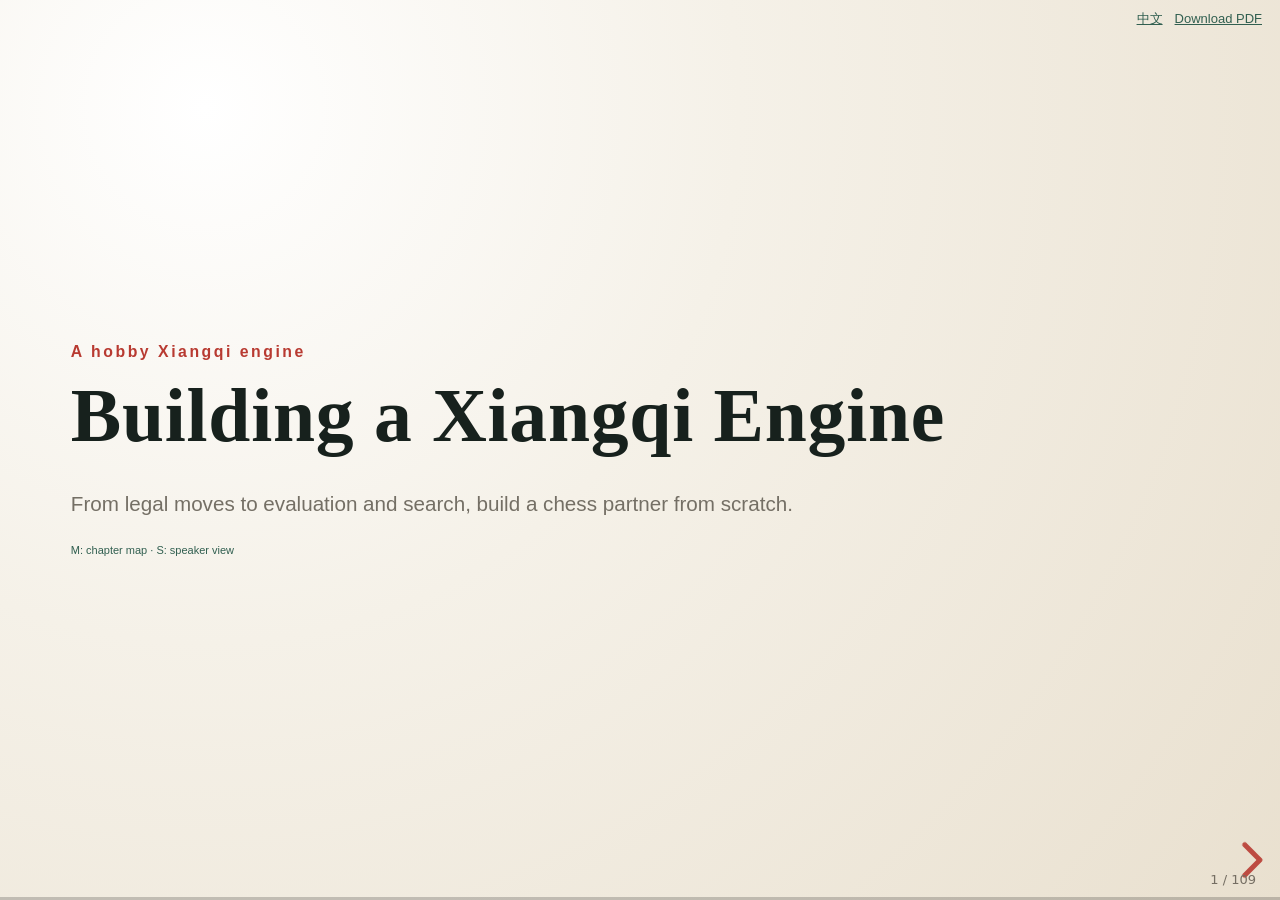
<file: slides-formal-web-lite/index.html>
<!doctype html>
<html lang="en">
<head>
  <meta charset="utf-8">
  <meta name="viewport" content="width=device-width,initial-scale=1">
  <title>Building a Xiangqi Engine</title>
  <link rel="stylesheet" href="lib/reveal/reveal.css">
  <link rel="stylesheet" href="style.css">
</head>
<body>
  <div class="language-links"><a href="../slides-formal-web-lite_zh/index.html">中文</a><a href="xiangqi-engine-tutorial.pdf">Download PDF</a></div>
  <nav id="chapterNav" aria-label="Chapter navigation"></nav>
  <div class="reveal"><div class="slides" id="slides"></div></div>
  <div id="slideMeta"><span id="chapterName"></span><span id="slideCounter"></span></div>
  <script>window.XQ_CHAPTERS = window.XQ_CHAPTERS || [];</script>
  <!-- CHAPTER_SCRIPTS_START -->
  <script src="chapters/01-foundation.js"></script>
  <script src="chapters/03-evaluation.js"></script>
  <script src="chapters/04-search.js"></script>
  <script src="chapters/05-selective.js"></script>
  <!-- CHAPTER_SCRIPTS_END -->
  <script src="lib/reveal/reveal.js"></script>
  <script src="lib/reveal/notes.js"></script>
  <script src="board.js"></script>
  <script src="script.js"></script>
  <script src="layout.js"></script>
</body>
</html>
</file>
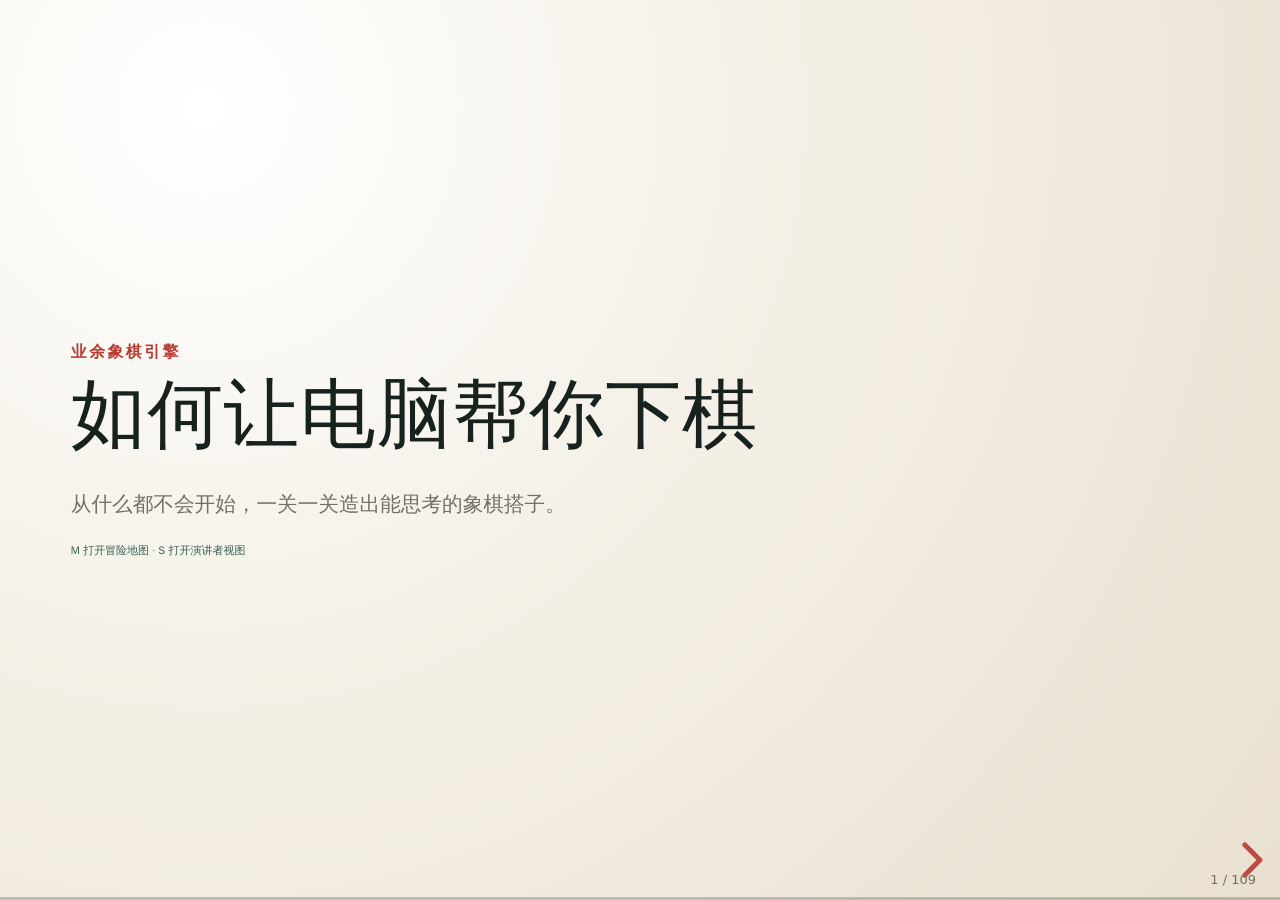
<file: slides-formal-web-lite_zh/index.html>
<!doctype html>
<html lang="zh-CN">
<head>
  <meta charset="utf-8">
  <meta name="viewport" content="width=device-width,initial-scale=1">
  <title>如何让电脑帮你下棋｜业余象棋引擎</title>
  <link rel="stylesheet" href="lib/reveal/reveal.css">
  <link rel="stylesheet" href="style.css">
</head>
<body>
  <nav id="chapterNav" aria-label="章节导航"></nav>
  <div class="reveal"><div class="slides" id="slides"></div></div>
  <div id="slideMeta"><span id="chapterName"></span><span id="slideCounter"></span></div>
  <script>window.XQ_CHAPTERS = window.XQ_CHAPTERS || [];</script>
  <!-- CHAPTER_SCRIPTS_START -->
  <script src="chapters/01-foundation.js"></script>
  <script src="chapters/03-evaluation.js"></script>
  <script src="chapters/04-search.js"></script>
  <script src="chapters/05-selective.js"></script>
  <!-- CHAPTER_SCRIPTS_END -->
  <script src="lib/reveal/reveal.js"></script>
  <script src="lib/reveal/notes.js"></script>
  <script src="board.js"></script>
  <script src="script.js"></script>
</body>
</html>
</file>
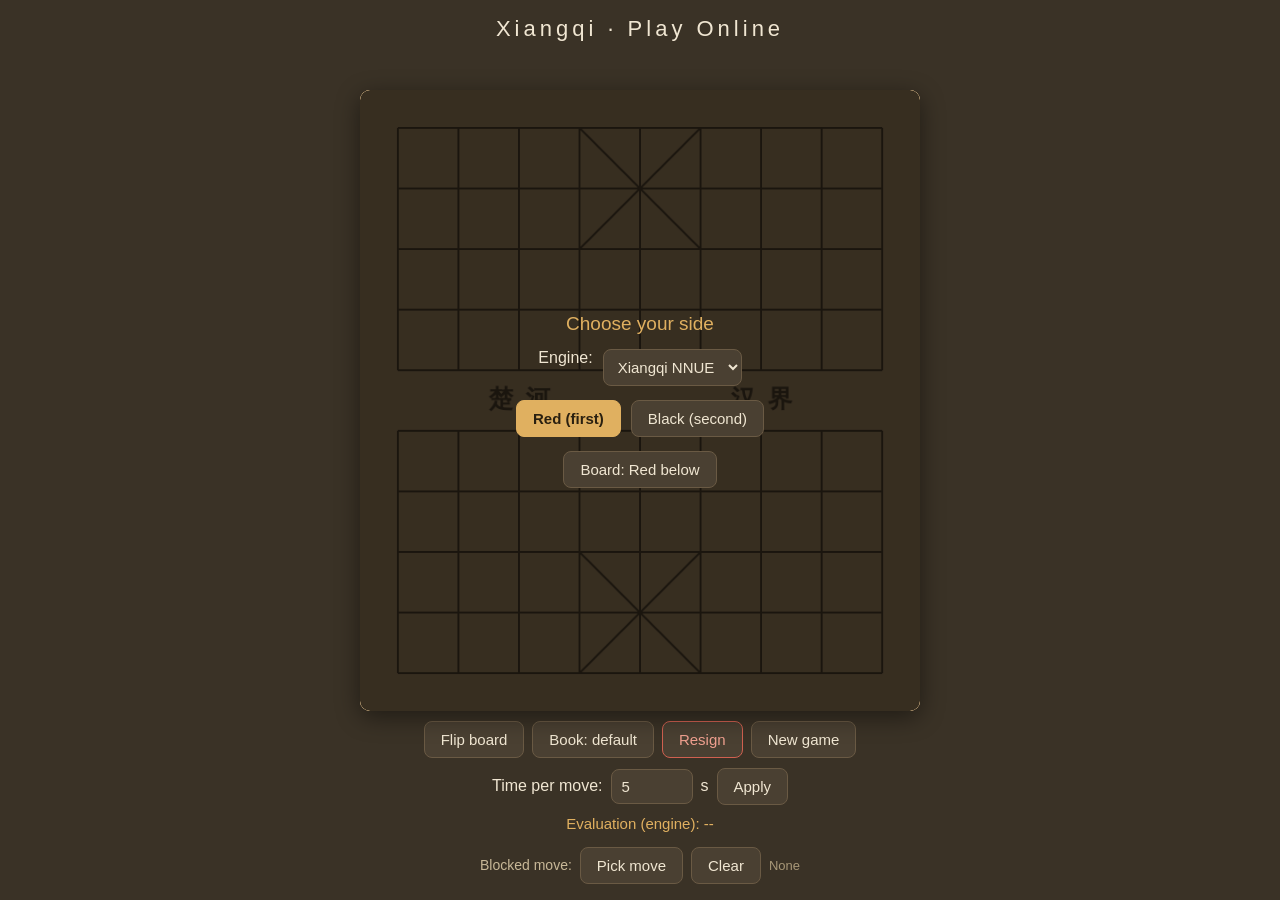
<file: static/index.html>
<!DOCTYPE html>
<html lang="en">
<head>
<meta charset="UTF-8">
<meta name="viewport" content="width=device-width, initial-scale=1.0">
<title>Xiangqi · Play Online</title>
<style>
  :root {
    --bg: #3a3226;
    --panel: #4a4032;
    --text: #f0e6d2;
    --accent: #e0b060;
    --danger: #d06050;
    --ok: #70b060;
  }
  * { box-sizing: border-box; margin: 0; padding: 0; }
  body {
    background: var(--bg);
    color: var(--text);
    font-family: "Microsoft YaHei", "PingFang SC", sans-serif;
    display: flex;
    justify-content: center;
    min-height: 100vh;
    padding: 12px;
  }
  #app {
    display: flex;
    flex-direction: column;
    align-items: center;
    gap: 10px;
    width: 100%;
    max-width: 620px;
  }
  h1 { font-size: 22px; font-weight: normal; letter-spacing: 4px; margin-top: 4px; }
  #status {
    min-height: 28px;
    font-size: 17px;
    color: var(--accent);
    text-align: center;
  }
  #status.alert { color: #e8c040; }
  #status.error { color: var(--danger); }
  #status.win { color: var(--ok); }
  .board-wrap {
    position: relative;
    width: 100%;
    max-width: 560px;
    border-radius: 10px;
    overflow: hidden;
    box-shadow: 0 6px 24px rgba(0,0,0,.45);
  }
  canvas#board {
    display: block;
    width: 100%;
    height: auto;
    cursor: pointer;
    background: #EECB95;
  }
  #controls {
    display: flex;
    flex-wrap: wrap;
    gap: 8px;
    justify-content: center;
  }
  button {
    background: var(--panel);
    color: var(--text);
    border: 1px solid #6a5a44;
    border-radius: 8px;
    padding: 9px 16px;
    font-size: 15px;
    cursor: pointer;
    transition: background .15s;
  }
  button:hover { background: #5a4c3a; }
  button:disabled { opacity: .45; cursor: not-allowed; }
  button.primary { background: var(--accent); color: #2a2010; font-weight: bold; border-color: var(--accent); }
  button.primary:hover { background: #ecc878; }
  button.danger { border-color: var(--danger); color: #f0a090; }
  #btn-cloud-book.active { background: #4f7f50; color: #fff; border-color: #7fbf80; }
  #btn-cloud-book.pending { border-color: var(--accent); }
  /* 禁招输入 */
  #forbid-row { display: flex; align-items: center; gap: 8px; flex-wrap: wrap; justify-content: center; }
  #forbid-label { font-size: 14px; color: #c8b898; }
  #forbid-input {
    background: var(--panel);
    color: var(--text);
    border: 1px solid #6a5a44;
    border-radius: 8px;
    padding: 8px 10px;
    font-size: 14px;
    width: 128px;
    text-align: center;
  }
  #forbid-input:focus { outline: none; border-color: var(--accent); }
  #forbid-status { font-size: 13px; color: #a89878; }
  #forbid-status.on { color: var(--accent); }
  #btn-forbid-pick.active { background: #8a5ce0; color: #fff; border-color: #8a5ce0; }
  #time-row { display: flex; align-items: center; gap: 8px; justify-content: center; }
  #evaluation { color: var(--accent); font-size: 15px; min-height: 22px; }
  /* 选边面板 */
  #side-picker {
    position: absolute;
    inset: 0;
    background: rgba(30, 24, 16, .88);
    display: flex;
    flex-direction: column;
    align-items: center;
    justify-content: center;
    gap: 14px;
    z-index: 10;
    border-radius: 10px;
  }
  #side-picker.hidden { display: none; }
  #side-picker .pick-row { display: flex; gap: 10px; }
  #side-picker .pick-note { font-size: 14px; color: #c8b898; }
  #engine-picker, #search-time-input {
    background: var(--panel); color: var(--text); border: 1px solid #6a5a44;
    border-radius: 8px; padding: 8px 10px; font-size: 15px;
  }
  #search-time-input { width: 82px; }
  /* 断线遮罩 */
  #overlay {
    position: absolute;
    inset: 0;
    background: rgba(30, 24, 16, .92);
    display: flex;
    flex-direction: column;
    align-items: center;
    justify-content: center;
    gap: 12px;
    z-index: 20;
    border-radius: 10px;
  }
  #overlay.hidden { display: none; }
  .spinner {
    width: 36px; height: 36px;
    border: 4px solid rgba(240,230,210,.25);
    border-top-color: var(--accent);
    border-radius: 50%;
    animation: spin 1s linear infinite;
  }
  @keyframes spin { to { transform: rotate(360deg); } }
  #thinking-box { display: flex; align-items: center; gap: 8px; justify-content: center; }
  #thinking-box .spinner { width: 18px; height: 18px; border-width: 3px; }
  #thinking-box.hidden { display: none; }
</style>
</head>
<body>
<div id="app">
  <h1>Xiangqi · Play Online</h1>
  <div id="status"></div>
  <div class="board-wrap">
    <canvas id="board"></canvas>
    <div id="side-picker">
      <div style="font-size:19px;color:var(--accent)">Choose your side</div>
      <div class="pick-row">
        <label for="engine-picker">Engine:</label>
        <select id="engine-picker">
          <option value="custom_nnue">Xiangqi NNUE</option>
          <option value="custom">Xiangqi PST</option>
          <option value="pikafish_pst">Pikafish PST</option>
        </select>
      </div>
      <div class="pick-row">
        <button id="btn-pick-red" class="primary">Red (first)</button>
        <button id="btn-pick-black">Black (second)</button>
      </div>
      <div class="pick-row">
        <button id="btn-pick-flip">Board: Red below</button>
      </div>
      <div id="btn-start" class="pick-note" style="display:none">Choose a side to start</div>
    </div>
    <div id="overlay" class="hidden">
      <div class="spinner"></div>
      <div id="overlay-text">Disconnected. Reconnecting…</div>
    </div>
  </div>
  <div id="controls">
    <button id="btn-flip">Flip board</button>
    <button id="btn-cloud-book" aria-pressed="mixed" title="Applies from the next engine move">Book: default</button>
    <button id="btn-resign" class="danger">Resign</button>
    <button id="btn-new">New game</button>
  </div>
  <div id="time-row">
    <label for="search-time-input">Time per move:</label>
    <input id="search-time-input" type="number" value="5" min="0.05" max="120" step="0.05">
    <span>s</span>
    <button id="btn-apply-time">Apply</button>
  </div>
  <div id="evaluation">Evaluation (engine): --</div>
  <div id="forbid-row">
    <span id="forbid-label">Blocked move:</span>
    <button id="btn-forbid-pick" title="Select source and target to block a move. Select the same square to clear.">Pick move</button>
    <button id="btn-forbid-clear" title="Clear restriction">Clear</button>
    <input id="forbid-input" value="1 1 1 1" title="Four zero-based coordinates; identical source and target clears the restriction" style="display:none">
    <span id="forbid-status">None</span>
  </div>
  <div id="thinking-box" class="hidden"><div class="spinner"></div><span>Engine thinking…</span></div>
</div>

<script>
"use strict";

// ---------- 常量（与后端 gui.py 配色一致） ----------
const ROWS = 10, COLS = 9;
const CELL = 64, MARGIN = 40;
const CW = MARGIN * 2 + (COLS - 1) * CELL;   // 592
const CH = MARGIN * 2 + (ROWS - 1) * CELL;   // 656
const COLOR_BG = '#EECB95';
const COLOR_LINE = '#000000';
const COLOR_RED = '#C80000';
const COLOR_BLACK = '#141414';
const COLOR_SELECT = '#00C800';
const COLOR_VALID_MOVE = '#00B400';
const COLOR_VALID_CAPTURE = '#DC3C00';
const PIECE_BG = '#FADCB4';
const PIECE_CHARS = {
  R:'车', N:'马', B:'相', A:'仕', K:'帅', C:'炮', P:'兵',
  r:'车', n:'马', b:'象', a:'士', k:'将', c:'炮', p:'卒'
};

// ---------- 状态 ----------
let ws = null;
let reconnectTimer = null;
let pendingNewGame = null;   // 连接建立后待发的 new_game
let state = {
  sid: null,            // localStorage 持久化，刷新可续局
  board: null,
  turn: null,
  side: null,
  engine: null,
  searchTime: 5,
  cloudBook: null,      // 首局由服务端默认值决定；收到 state 后为 boolean
  evaluation: null,
  flip: false,
  forbid: null,         // [[r1,c1],[r2,c2]] 引擎下一步禁走的招；null=None
  thinking: false,
  lastMove: null,
  inCheck: null,
  over: false,
  reason: null,
  selected: null,       // {r, c}
  legal: []             // [[r,c], ...]
};
let pickSide = 'red';
let pickFlip = false;
let cloudBookPending = null;
// 有 sid 时先隐藏面板尝试 resume，失败再由 error 消息拉起面板
let inPicker = !localStorage.getItem('xq_sid');

const canvas = document.getElementById('board');
const ctx = canvas.getContext('2d');
const statusEl = document.getElementById('status');
const pickerEl = document.getElementById('side-picker');
const overlayEl = document.getElementById('overlay');
const overlayText = document.getElementById('overlay-text');
const thinkingBox = document.getElementById('thinking-box');
const forbidInput = document.getElementById('forbid-input');
const forbidStatus = document.getElementById('forbid-status');
const btnForbidPick = document.getElementById('btn-forbid-pick');
const btnCloudBook = document.getElementById('btn-cloud-book');
const searchTimeInput = document.getElementById('search-time-input');
const evaluationEl = document.getElementById('evaluation');
let forbidPick = null;   // {step:'from'|'to', from:{r,c}} Pick move模式

// 高清屏适配
const dpr = window.devicePixelRatio || 1;
canvas.width = CW * dpr;
canvas.height = CH * dpr;
ctx.scale(dpr, dpr);

// ---------- 渲染 ----------
function disp(r, c) {
  if (state.flip) return [ROWS - 1 - r, COLS - 1 - c];
  return [r, c];
}
function gridXY(r, c) {
  const [dr, dc] = disp(r, c);
  return [MARGIN + dc * CELL, MARGIN + dr * CELL];
}

function drawBoard() {
  ctx.fillStyle = COLOR_BG;
  ctx.fillRect(0, 0, CW, CH);
  ctx.strokeStyle = COLOR_LINE;
  ctx.lineWidth = 2;

  // 横线（r=0..9，除河界外 10 条）
  for (let r = 0; r < ROWS; r++) {
    const y = MARGIN + r * CELL;
    ctx.beginPath();
    ctx.moveTo(MARGIN, y);
    ctx.lineTo(CW - MARGIN, y);
    ctx.stroke();
  }
  // 竖线（c=0..8，上下两段，河界处断开；边列通顶）
  for (let c = 0; c < COLS; c++) {
    const x = MARGIN + c * CELL;
    ctx.beginPath();
    ctx.moveTo(x, MARGIN);
    ctx.lineTo(x, MARGIN + 4 * CELL);
    ctx.moveTo(x, MARGIN + 5 * CELL);
    ctx.lineTo(x, MARGIN + 9 * CELL);
    ctx.stroke();
  }
  // 九宫斜线
  const diag = [[0,3,2,5],[0,5,2,3],[7,3,9,5],[7,5,9,3]];
  for (const [r1,c1,r2,c2] of diag) {
    const [x1,y1] = gridXY(r1,c1), [x2,y2] = gridXY(r2,c2);
    ctx.beginPath();
    ctx.moveTo(x1, y1);
    ctx.lineTo(x2, y2);
    ctx.stroke();
  }
  // 楚河汉界
  ctx.fillStyle = COLOR_LINE;
  ctx.font = 'bold 26px "STKaiti","KaiTi","Microsoft YaHei",serif';
  ctx.textAlign = 'center';
  ctx.textBaseline = 'middle';
  const riverY = MARGIN + 4.5 * CELL;
  ctx.fillText('楚  河', MARGIN + 2 * CELL, riverY);
  ctx.fillText('汉  界', MARGIN + 6 * CELL, riverY);

  // 最后一步高亮
  if (state.lastMove) {
    ctx.fillStyle = 'rgba(255, 230, 140, .55)';
    for (const [r, c] of [[state.lastMove.r1, state.lastMove.c1],
                          [state.lastMove.r2, state.lastMove.c2]]) {
      const [x, y] = gridXY(r, c);
      ctx.beginPath();
      ctx.arc(x, y, CELL * 0.48, 0, Math.PI * 2);
      ctx.fill();
    }
  }
  // 合法落点（选子时）
  if (state.selected && state.legal.length) {
    for (const [r, c] of state.legal) {
      const [x, y] = gridXY(r, c);
      if (state.board[r][c] !== '.') {
        ctx.strokeStyle = COLOR_VALID_CAPTURE;
        ctx.lineWidth = 4;
        ctx.beginPath();
        ctx.arc(x, y, CELL * 0.42, 0, Math.PI * 2);
        ctx.stroke();
        ctx.strokeStyle = COLOR_LINE;
      } else {
        ctx.fillStyle = COLOR_VALID_MOVE;
        ctx.beginPath();
        ctx.arc(x, y, CELL * 0.16, 0, Math.PI * 2);
        ctx.fill();
      }
    }
  }
  // 选中框
  if (state.selected) {
    const [x, y] = gridXY(state.selected.r, state.selected.c);
    ctx.strokeStyle = COLOR_SELECT;
    ctx.lineWidth = 4;
    ctx.strokeRect(x - CELL / 2, y - CELL / 2, CELL, CELL);
    ctx.strokeStyle = COLOR_LINE;
  }
  // 禁招选招：起点高亮
  if (forbidPick && forbidPick.from) {
    const { r, c } = forbidPick.from;
    const [x, y] = gridXY(r, c);
    ctx.strokeStyle = '#8a5ce0';
    ctx.lineWidth = 4;
    ctx.strokeRect(x - CELL / 2, y - CELL / 2, CELL, CELL);
    ctx.strokeStyle = COLOR_LINE;
  }
  // 棋子
  if (state.board) {
    for (let r = 0; r < ROWS; r++) {
      for (let c = 0; c < COLS; c++) {
        const p = state.board[r][c];
        if (p === '.') continue;
        const [x, y] = gridXY(r, c);
        const isRed = p === p.toUpperCase();
        const color = isRed ? COLOR_RED : COLOR_BLACK;
        ctx.fillStyle = PIECE_BG;
        ctx.beginPath();
        ctx.arc(x, y, CELL * 0.42, 0, Math.PI * 2);
        ctx.fill();
        ctx.strokeStyle = color;
        ctx.lineWidth = 2;
        ctx.beginPath();
        ctx.arc(x, y, CELL * 0.42, 0, Math.PI * 2);
        ctx.stroke();
        ctx.fillStyle = color;
        ctx.font = `bold ${CELL * 0.46}px "STKaiti","KaiTi","Microsoft YaHei",serif`;
        ctx.fillText(PIECE_CHARS[p] || '?', x, y + 1);
      }
    }
  }
}

// ---------- 状态栏 ----------
function updateStatus() {
  statusEl.className = '';
  const el = statusEl;
  if (state.over) {
    el.className = state.reason === 'you_resigned' || state.reason === 'no_legal_moves_you_lost' || state.reason === 'engine_crashed'
      ? 'error' : 'win';
    const msgs = {
      you_resigned: 'You resigned',
      engine_resigned: 'Engine resigned. You win!',
      no_legal_moves_you_lost: 'No legal moves. You lose.',
      no_legal_moves_engine_lost: 'Engine has no legal moves. You win!',
      engine_crashed: 'Engine error. Game ended.'
    };
    el.textContent = msgs[state.reason] || 'Game over';
    return;
  }
  if (state.inCheck) {
    el.className = 'alert';
    el.textContent = `Check! ${state.inCheck === 'red' ? 'Red' : 'Black'} is in check`;
    return;
  }
  const sideName = state.side === 'red' ? 'Red' : 'Black';
  el.textContent = state.turn === state.side ? `Your turn (${sideName})` : 'Opponent turn';
}

function updateForbidStatus() {
  if (!state.forbid) {
    forbidStatus.textContent = 'None';
    forbidStatus.classList.remove('on');
  } else {
    const [[fr, fc], [tr, tc]] = state.forbid;
    forbidStatus.textContent = `Blocked move: ${fr},${fc} → ${tr},${tc}`;
    forbidStatus.classList.add('on');
  }
}

function updateCloudBookStatus() {
  const shown = cloudBookPending !== null ? cloudBookPending : state.cloudBook;
  if (shown === null) {
    btnCloudBook.textContent = 'Book: default';
    btnCloudBook.setAttribute('aria-pressed', 'mixed');
  } else {
    btnCloudBook.textContent = cloudBookPending !== null
      ? `Book: ${shown ? 'on' : 'off'} pending`
      : `Book: ${shown ? 'on' : 'off'}`;
    btnCloudBook.setAttribute('aria-pressed', shown ? 'true' : 'false');
  }
  btnCloudBook.classList.toggle('active', shown === true);
  btnCloudBook.classList.toggle('pending', cloudBookPending !== null);
}

function updateEvaluation() {
  const value = state.evaluation;
  if (!value) {
    evaluationEl.textContent = 'Evaluation (engine): --';
    return;
  }
  let shown;
  if (value.kind === 'mate') {
    shown = value.value >= 0 ? `+M${value.value}` : `-M${Math.abs(value.value)}`;
  } else {
    const pawns = value.value / 100;
    shown = `${pawns >= 0 ? '+' : ''}${pawns.toFixed(2)}`;
  }
  evaluationEl.textContent = `Evaluation (engine): ${shown}`;
}

function setThinking(on) {
  state.thinking = on;
  thinkingBox.classList.toggle('hidden', !on);
  if (!state.over) {
    statusEl.className = '';
    statusEl.textContent = on ? 'Engine thinking…' : '';
    if (!on) updateStatus();
  }
}

// ---------- 网络 ----------
function send(obj) {
  if (ws && ws.readyState === WebSocket.OPEN) ws.send(JSON.stringify(obj));
}

function connect() {
  const proto = location.protocol === 'https:' ? 'wss://' : 'ws://';
  ws = new WebSocket(proto + location.host + '/ws');
  ws.onopen = () => {
    overlayEl.classList.add('hidden');
    if (pendingNewGame) {
      send(pendingNewGame);
      pendingNewGame = null;
      return;
    }
    const sid = localStorage.getItem('xq_sid');
    if (sid) {
      // 尝试续上上一局；失败会收到 error，转选边面板
      send({ type: 'resume', sid });
    }
  };
  ws.onmessage = (ev) => {
    let msg;
    try { msg = JSON.parse(ev.data); } catch (e) { return; }
    handleMsg(msg);
  };
  ws.onclose = () => {
    ws = null;
    cloudBookPending = null;
    updateCloudBookStatus();
    if (!state.over && state.sid && !inPicker) {
      showOverlay('Disconnected. Reconnecting…');
      scheduleReconnect();
    }
  };
  ws.onerror = () => { /* onclose 会跟随触发 */ };
}

function scheduleReconnect() {
  if (reconnectTimer) return;
  reconnectTimer = setTimeout(() => {
    reconnectTimer = null;
    connect();
  }, 3000);
}

function showOverlay(text) {
  overlayText.textContent = text;
  overlayEl.classList.remove('hidden');
}

function handleMsg(msg) {
  if (msg.type === 'state') {
    const previousSid = state.sid;
    if (msg.sid) {
      state.sid = msg.sid;
      localStorage.setItem('xq_sid', msg.sid);
    }
    state.board = msg.board;
    state.turn = msg.turn;
    state.side = msg.side;
    state.engine = msg.engine || 'custom';
    state.searchTime = msg.search_time || 5;
    searchTimeInput.value = state.searchTime;
    state.cloudBook = Boolean(msg.cloud_book);
    if (cloudBookPending === state.cloudBook) cloudBookPending = null;
    updateCloudBookStatus();
    state.flip = msg.flip;
    state.forbid = msg.forbid || null;
    updateForbidStatus();
    state.lastMove = msg.last_move;
    state.evaluation = msg.evaluation || null;
    updateEvaluation();
    state.inCheck = msg.in_check;
    state.over = msg.over;
    state.reason = msg.reason;
    if (msg.legal !== undefined && msg.legal !== null) {
      state.legal = msg.legal;
    } else {
      state.legal = [];
      state.selected = null;
    }
    if (msg.thinking !== undefined) setThinking(msg.thinking);
    // 旧对局的迟到状态不能关掉用户刚打开的“New game”面板。
    if (!inPicker || previousSid === null || (msg.sid && msg.sid !== previousSid)) {
      inPicker = false;
      pickerEl.classList.add('hidden');
    }
    updateStatus();
    drawBoard();
  } else if (msg.type === 'error') {
    if (msg.msg === 'Session not found. Start a new game.') {
      localStorage.removeItem('xq_sid');
      state.sid = null;
      inPicker = true;
      pickerEl.classList.remove('hidden');
      statusEl.textContent = msg.msg;
    } else {
      statusEl.className = 'error';
      statusEl.textContent = msg.msg;
    }
  } else if (msg.type === 'busy') {
    statusEl.className = 'error';
    statusEl.textContent = 'Server busy. Try again shortly.';
    inPicker = true;
    pickerEl.classList.remove('hidden');
  }
}

// ---------- 交互 ----------
canvas.addEventListener('click', (ev) => {
  if (inPicker || state.over || state.thinking || !state.board) return;
  const rect = canvas.getBoundingClientRect();
  const x = (ev.clientX - rect.left) * CW / rect.width;
  const y = (ev.clientY - rect.top) * CH / rect.height;
  let c = Math.round((x - MARGIN) / CELL);
  let r = Math.round((y - MARGIN) / CELL);
  if (state.flip) { r = ROWS - 1 - r; c = COLS - 1 - c; }
  if (r < 0 || r >= ROWS || c < 0 || c >= COLS) return;
  if (forbidPick) { handleForbidPick(r, c); return; }

  const p = state.board[r][c];
  const myPiece = p !== '.' && (p === p.toUpperCase()) === (state.side === 'red');

  if (state.selected) {
    const sel = state.selected;
    if (sel.r === r && sel.c === c) {           // 再点自己：取消选中
      state.selected = null; state.legal = []; drawBoard(); return;
    }
    const isTarget = state.legal.some(([lr, lc]) => lr === r && lc === c);
    if (isTarget) {
      send({ type: 'move', r1: sel.r, c1: sel.c, r2: r, c2: c });
      state.selected = null; state.legal = [];
      return;
    }
    if (myPiece) {                               // 换选己方另一子
      state.selected = { r, c };
      send({ type: 'select', r, c });
      return;
    }
    state.selected = null; state.legal = [];     // 点空处/对方子：取消
    drawBoard();
    return;
  }
  if (myPiece) {
    state.selected = { r, c };
    send({ type: 'select', r, c });
  }
});

// 选边面板
document.getElementById('btn-pick-red').addEventListener('click', () => {
  pickSide = 'red'; startGame();
});
document.getElementById('btn-pick-black').addEventListener('click', () => {
  pickSide = 'black'; startGame();
});
document.getElementById('btn-pick-flip').addEventListener('click', () => {
  pickFlip = !pickFlip;
  document.getElementById('btn-pick-flip').textContent =
    'Board: ' + (pickFlip ? 'Red above' : 'Red below');
});
function startGame() {
  const searchTime = Number(searchTimeInput.value);
  if (!Number.isFinite(searchTime) || searchTime < 0.05 || searchTime > 120) {
    statusEl.className = 'error';
    statusEl.textContent = 'Thinking time must be between 0.05 and 120 seconds';
    return;
  }
  state.sid = null;
  localStorage.removeItem('xq_sid');
  pendingNewGame = { type: 'new_game', side: pickSide, flip: pickFlip,
                     engine: document.getElementById('engine-picker').value,
                     search_time: searchTime,
                     forbid_text: forbidInput.value };
  if (state.cloudBook !== null) pendingNewGame.cloud_book = state.cloudBook;
  if (!ws || ws.readyState !== WebSocket.OPEN) { connect(); }
  else {
    send(pendingNewGame);
    pendingNewGame = null;
  }
}

document.getElementById('btn-apply-time').addEventListener('click', () => {
  const seconds = Number(searchTimeInput.value);
  if (!Number.isFinite(seconds) || seconds < 0.05 || seconds > 120) {
    statusEl.className = 'error';
    statusEl.textContent = 'Thinking time must be between 0.05 and 120 seconds';
    return;
  }
  if (state.sid) {
    send({ type: 'set_search_time', search_time: seconds });
    statusEl.className = '';
    statusEl.textContent = state.thinking
      ? `Set to ${seconds} s (next move)`
      : `Set to ${seconds} s`;
  }
});

// 对局中按钮
document.getElementById('btn-flip').addEventListener('click', () => {
  if (state.sid) send({ type: 'set_flip', flip: !state.flip });
});
btnCloudBook.addEventListener('click', () => {
  if (inPicker || !state.sid || state.over) {
    statusEl.textContent = 'Start a game first';
    return;
  }
  if (!ws || ws.readyState !== WebSocket.OPEN) {
    statusEl.textContent = 'Still reconnecting. Try again shortly.';
    return;
  }
  const current = cloudBookPending !== null
    ? cloudBookPending
    : state.cloudBook === true;
  cloudBookPending = !current;
  updateCloudBookStatus();
  send({ type: 'set_cloud_book', enabled: cloudBookPending });
});
function sendForbid() {
  if (state.sid) send({ type: 'set_forbid', text: forbidInput.value });
}

// ---------- 禁招选招（点起点、点终点） ----------
function exitForbidPick() {
  forbidPick = null;
  btnForbidPick.classList.remove('active');
  drawBoard();
}

function handleForbidPick(r, c) {
  if (forbidPick.step === 'from') {
    forbidPick.from = { r, c };
    forbidPick.step = 'to';
    statusEl.className = '';
    statusEl.textContent = 'Select target (same square clears restriction)';
    drawBoard();
  } else {
    const f = forbidPick.from;
    exitForbidPick();
    forbidInput.value = `${f.r} ${f.c} ${r} ${c}`;
    sendForbid();
  }
}

btnForbidPick.addEventListener('click', () => {
  if (forbidPick) { exitForbidPick(); updateStatus(); return; }
  if (!state.sid) { statusEl.textContent = 'Start a game first'; return; }
  forbidPick = { step: 'from', from: null };
  btnForbidPick.classList.add('active');
  statusEl.className = '';
  statusEl.textContent = 'Select the source square to block a move';
});

document.getElementById('btn-forbid-clear').addEventListener('click', () => {
  exitForbidPick();
  forbidInput.value = '1 1 1 1';
  sendForbid();
});

document.addEventListener('keydown', (ev) => {
  if (ev.key === 'Escape' && forbidPick) { exitForbidPick(); updateStatus(); }
});
document.getElementById('btn-resign').addEventListener('click', () => {
  if (state.sid && !state.over && confirm('Resign this game?')) {
    send({ type: 'resign' });
  }
});
document.getElementById('btn-new').addEventListener('click', () => {
  cloudBookPending = null;
  updateCloudBookStatus();
  inPicker = true;
  pickerEl.classList.remove('hidden');
  statusEl.textContent = '';
});

// 按初始状态设置面板可见性
if (inPicker) pickerEl.classList.remove('hidden');
else pickerEl.classList.add('hidden');
updateCloudBookStatus();

connect();
drawBoard();
</script>
</body>
</html>
</file>
<file: slides-formal-web-lite/lib/reveal/reveal.css>
.reveal .stretch,.reveal .r-stretch{max-width:none;max-height:none}.reveal pre.stretch code,.reveal pre.r-stretch code{box-sizing:border-box;height:100%;max-height:100%}.reveal .r-fit-text{white-space:nowrap;display:inline-block}.reveal .r-stack{grid-template-rows:100%;display:grid}.reveal .r-stack>*{grid-area:1/1;margin:auto}.reveal .r-vstack,.reveal .r-hstack{display:flex}.reveal .r-vstack img,.reveal .r-vstack video,.reveal .r-hstack img,.reveal .r-hstack video{object-fit:contain;min-width:0;min-height:0}.reveal .r-vstack{flex-direction:column;justify-content:center;align-items:center}.reveal .r-hstack{flex-direction:row;justify-content:center;align-items:center}.reveal .items-stretch{align-items:stretch}.reveal .items-start{align-items:flex-start}.reveal .items-center{align-items:center}.reveal .items-end{align-items:flex-end}.reveal .justify-between{justify-content:space-between}.reveal .justify-around{justify-content:space-around}.reveal .justify-start{justify-content:flex-start}.reveal .justify-center{justify-content:center}.reveal .justify-end{justify-content:flex-end}html.reveal-full-page{width:100%;height:100vh;height:calc(var(--vh,1vh) * 100);height:100dvh;overflow:hidden}.reveal-viewport{color:#000;--r-controls-spacing:12px;--r-overlay-header-height:40px;--r-overlay-margin:0px;--r-overlay-padding:6px;--r-overlay-gap:5px;background-color:#fff;height:100%;margin:0;line-height:1;position:relative;overflow:hidden}@media screen and (width<=1024px),(height<=768px){.reveal-viewport{--r-overlay-header-height:26px}}.reveal-viewport:fullscreen{width:100%!important;height:100%!important;top:0!important;left:0!important;transform:none!important}.reveal .fragment{transition:all .2s}.reveal .fragment:not(.custom){opacity:0;visibility:hidden;will-change:opacity}.reveal .fragment.visible{opacity:1;visibility:inherit}.reveal .fragment.disabled{transition:none}.reveal .fragment.grow{opacity:1;visibility:inherit}.reveal .fragment.grow.visible{transform:scale(1.3)}.reveal .fragment.shrink{opacity:1;visibility:inherit}.reveal .fragment.shrink.visible{transform:scale(.7)}.reveal .fragment.zoom-in{transform:scale(.1)}.reveal .fragment.zoom-in.visible{transform:none}.reveal .fragment.fade-out{opacity:1;visibility:inherit}.reveal .fragment.fade-out.visible{opacity:0;visibility:hidden}.reveal .fragment.semi-fade-out{opacity:1;visibility:inherit}.reveal .fragment.semi-fade-out.visible{opacity:.5;visibility:inherit}.reveal .fragment.strike{opacity:1;visibility:inherit}.reveal .fragment.strike.visible{text-decoration:line-through}.reveal .fragment.fade-up{transform:translateY(40px)}.reveal .fragment.fade-up.visible{transform:translate(0)}.reveal .fragment.fade-down{transform:translateY(-40px)}.reveal .fragment.fade-down.visible{transform:translate(0)}.reveal .fragment.fade-right{transform:translate(-40px)}.reveal .fragment.fade-right.visible{transform:translate(0)}.reveal .fragment.fade-left{transform:translate(40px)}.reveal .fragment.fade-left.visible{transform:translate(0)}.reveal .fragment.fade-in-then-out,.reveal .fragment.current-visible{opacity:0;visibility:hidden}.reveal .fragment.fade-in-then-out.current-fragment,.reveal .fragment.current-visible.current-fragment{opacity:1;visibility:inherit}.reveal .fragment.fade-in-then-semi-out{opacity:0;visibility:hidden}.reveal .fragment.fade-in-then-semi-out.visible{opacity:.5;visibility:inherit}.reveal .fragment.fade-in-then-semi-out.current-fragment,.reveal .fragment.highlight-red,.reveal .fragment.highlight-current-red,.reveal .fragment.highlight-green,.reveal .fragment.highlight-current-green,.reveal .fragment.highlight-blue,.reveal .fragment.highlight-current-blue{opacity:1;visibility:inherit}.reveal .fragment.highlight-red.visible{color:#ff2c2d}.reveal .fragment.highlight-green.visible{color:#17ff2e}.reveal .fragment.highlight-blue.visible{color:#1b91ff}.reveal .fragment.highlight-current-red.current-fragment{color:#ff2c2d}.reveal .fragment.highlight-current-green.current-fragment{color:#17ff2e}.reveal .fragment.highlight-current-blue.current-fragment{color:#1b91ff}.reveal:after{content:"";font-style:italic}.reveal iframe{z-index:1}.reveal a{position:relative}@keyframes bounce-right{0%,10%,25%,40%,50%{transform:translate(0)}20%{transform:translate(10px)}30%{transform:translate(-5px)}}@keyframes bounce-left{0%,10%,25%,40%,50%{transform:translate(0)}20%{transform:translate(-10px)}30%{transform:translate(5px)}}@keyframes bounce-down{0%,10%,25%,40%,50%{transform:translateY(0)}20%{transform:translateY(10px)}30%{transform:translateY(-5px)}}.reveal .controls{top:auto;bottom:var(--r-controls-spacing);right:var(--r-controls-spacing);z-index:11;color:#000;pointer-events:none;font-size:10px;display:none;position:absolute;left:auto}.reveal .controls button{cursor:pointer;color:currentColor;z-index:2;pointer-events:auto;font-size:inherit;visibility:hidden;opacity:0;-webkit-appearance:none;-webkit-tap-highlight-color:#0000;background-color:#0000;border:0;outline:0;padding:0;transition:color .2s,opacity .2s,transform .2s;position:absolute;transform:scale(.9999)}.reveal .controls .controls-arrow:before,.reveal .controls .controls-arrow:after{content:"";transform-origin:.2em;will-change:transform;background-color:currentColor;border-radius:.25em;width:2.6em;height:.5em;transition:all .15s,background-color .8s;position:absolute;top:0;left:0}.reveal .controls .controls-arrow{width:3.6em;height:3.6em;position:relative}.reveal .controls .controls-arrow:before{transform:translate(.5em)translateY(1.55em)rotate(45deg)}.reveal .controls .controls-arrow:after{transform:translate(.5em)translateY(1.55em)rotate(-45deg)}.reveal .controls .controls-arrow:hover:before{transform:translate(.5em)translateY(1.55em)rotate(40deg)}.reveal .controls .controls-arrow:hover:after{transform:translate(.5em)translateY(1.55em)rotate(-40deg)}.reveal .controls .controls-arrow:active:before{transform:translate(.5em)translateY(1.55em)rotate(36deg)}.reveal .controls .controls-arrow:active:after{transform:translate(.5em)translateY(1.55em)rotate(-36deg)}.reveal .controls .navigate-left{bottom:3.2em;right:6.4em;transform:translate(-10px)}.reveal .controls .navigate-left.highlight{animation:2s ease-out 50 both bounce-left}.reveal .controls .navigate-right{bottom:3.2em;right:0;transform:translate(10px)}.reveal .controls .navigate-right .controls-arrow{transform:rotate(180deg)}.reveal .controls .navigate-right.highlight{animation:2s ease-out 50 both bounce-right}.reveal .controls .navigate-up{bottom:6.4em;right:3.2em;transform:translateY(-10px)}.reveal .controls .navigate-up .controls-arrow{transform:rotate(90deg)}.reveal .controls .navigate-down{padding-bottom:1.4em;bottom:-1.4em;right:3.2em;transform:translateY(10px)}.reveal .controls .navigate-down .controls-arrow{transform:rotate(-90deg)}.reveal .controls .navigate-down.highlight{animation:2s ease-out 50 both bounce-down}.reveal .controls[data-controls-back-arrows=faded] .navigate-up.enabled{opacity:.3}.reveal .controls[data-controls-back-arrows=faded] .navigate-up.enabled:hover{opacity:1}.reveal .controls[data-controls-back-arrows=hidden] .navigate-up.enabled{opacity:0;visibility:hidden}.reveal .controls .enabled{visibility:visible;opacity:.9;cursor:pointer;transform:none}.reveal .controls .enabled.fragmented{opacity:.5}.reveal .controls .enabled:hover,.reveal .controls .enabled.fragmented:hover{opacity:1}.reveal:not(.rtl) .controls[data-controls-back-arrows=faded] .navigate-left.enabled{opacity:.3}.reveal:not(.rtl) .controls[data-controls-back-arrows=faded] .navigate-left.enabled:hover{opacity:1}.reveal:not(.rtl) .controls[data-controls-back-arrows=hidden] .navigate-left.enabled{opacity:0;visibility:hidden}.reveal.rtl .controls[data-controls-back-arrows=faded] .navigate-right.enabled{opacity:.3}.reveal.rtl .controls[data-controls-back-arrows=faded] .navigate-right.enabled:hover{opacity:1}.reveal.rtl .controls[data-controls-back-arrows=hidden] .navigate-right.enabled{opacity:0;visibility:hidden}.reveal[data-navigation-mode=linear].has-horizontal-slides .navigate-up,.reveal[data-navigation-mode=linear].has-horizontal-slides .navigate-down{display:none}.reveal[data-navigation-mode=linear].has-horizontal-slides .navigate-left,.reveal:not(.has-vertical-slides) .controls .navigate-left{bottom:1.4em;right:5.5em}.reveal[data-navigation-mode=linear].has-horizontal-slides .navigate-right,.reveal:not(.has-vertical-slides) .controls .navigate-right{bottom:1.4em;right:.5em}.reveal:not(.has-horizontal-slides) .controls .navigate-up{bottom:5em;right:1.4em}.reveal:not(.has-horizontal-slides) .controls .navigate-down{bottom:.5em;right:1.4em}.reveal.has-dark-background .controls{color:#fff}.reveal.has-light-background .controls{color:#000}.reveal.no-hover .controls .controls-arrow:hover:before,.reveal.no-hover .controls .controls-arrow:active:before{transform:translate(.5em)translateY(1.55em)rotate(45deg)}.reveal.no-hover .controls .controls-arrow:hover:after,.reveal.no-hover .controls .controls-arrow:active:after{transform:translate(.5em)translateY(1.55em)rotate(-45deg)}@media screen and (width>=500px){.reveal-viewport{--r-controls-spacing:.8em}.reveal .controls[data-controls-layout=edges]{inset:0}.reveal .controls[data-controls-layout=edges] .navigate-left,.reveal .controls[data-controls-layout=edges] .navigate-right,.reveal .controls[data-controls-layout=edges] .navigate-up,.reveal .controls[data-controls-layout=edges] .navigate-down{bottom:auto;right:auto}.reveal .controls[data-controls-layout=edges] .navigate-left{top:50%;left:var(--r-controls-spacing);margin-top:-1.8em}.reveal .controls[data-controls-layout=edges] .navigate-right{top:50%;right:var(--r-controls-spacing);margin-top:-1.8em}.reveal .controls[data-controls-layout=edges] .navigate-up{top:var(--r-controls-spacing);margin-left:-1.8em;left:50%}.reveal .controls[data-controls-layout=edges] .navigate-down{bottom:calc(var(--r-controls-spacing) - 1.4em + .3em);margin-left:-1.8em;left:50%}}.reveal .progress{z-index:10;color:#fff;background-color:#0003;width:100%;height:3px;display:none;position:absolute;bottom:0;left:0}.reveal .progress:after{content:"";width:100%;height:10px;display:block;position:absolute;top:-10px}.reveal .progress span{transform-origin:0 0;background-color:currentColor;width:100%;height:100%;transition:transform .8s cubic-bezier(.26,.86,.44,.985);display:block;transform:scaleX(0)}.reveal .slide-number{z-index:31;color:#fff;background-color:#0006;padding:5px;font-family:Helvetica,sans-serif;font-size:12px;line-height:1;display:block;position:absolute;bottom:8px;right:8px}.reveal .slide-number a{color:currentColor}.reveal .slide-number-delimiter{margin:0 3px}.reveal{touch-action:pinch-zoom;width:100%;height:100%;position:relative;overflow:hidden}.reveal.embedded{touch-action:pan-y}.reveal.embedded.is-vertical-slide{touch-action:none}.reveal .slides{pointer-events:none;z-index:1;text-align:center;perspective:600px;perspective-origin:50% 40%;width:100%;height:100%;margin:auto;position:absolute;inset:0;overflow:visible}.reveal .slides>section{perspective:600px}.reveal .slides>section,.reveal .slides>section>section{pointer-events:auto;z-index:10;transform-style:flat;width:100%;transition:transform-origin .8s cubic-bezier(.26,.86,.44,.985),transform .8s cubic-bezier(.26,.86,.44,.985),visibility .8s cubic-bezier(.26,.86,.44,.985),opacity .8s cubic-bezier(.26,.86,.44,.985);display:none;position:absolute}.reveal[data-transition-speed=fast] .slides section{transition-duration:.4s}.reveal[data-transition-speed=slow] .slides section{transition-duration:1.2s}.reveal .slides section[data-transition-speed=fast]{transition-duration:.4s}.reveal .slides section[data-transition-speed=slow]{transition-duration:1.2s}.reveal .slides>section.stack{pointer-events:none;height:100%;padding-top:0;padding-bottom:0}.reveal .slides>section.present,.reveal .slides>section>section.present{z-index:11;opacity:1;display:block}.reveal .slides>section:empty,.reveal .slides>section>section:empty,.reveal .slides>section[data-background-interactive],.reveal .slides>section>section[data-background-interactive]{pointer-events:none}.reveal.center,.reveal.center .slides,.reveal.center .slides section{min-height:0!important}.reveal .slides>section:not(.present),.reveal .slides>section>section:not(.present){pointer-events:none}.reveal.overview .slides>section,.reveal.overview .slides>section>section{pointer-events:auto}.reveal .slides>section.past,.reveal .slides>section.future,.reveal .slides>section.past>section,.reveal .slides>section.future>section,.reveal .slides>section>section.past,.reveal .slides>section>section.future{opacity:0}.reveal .slides>section[data-transition=slide].past,.reveal .slides>section[data-transition~=slide-out].past,.reveal.slide .slides>section:not([data-transition]).past{transform:translate(-150%)}.reveal .slides>section[data-transition=slide].future,.reveal .slides>section[data-transition~=slide-in].future,.reveal.slide .slides>section:not([data-transition]).future{transform:translate(150%)}.reveal .slides>section>section[data-transition=slide].past,.reveal .slides>section>section[data-transition~=slide-out].past,.reveal.slide .slides>section>section:not([data-transition]).past{transform:translateY(-150%)}.reveal .slides>section>section[data-transition=slide].future,.reveal .slides>section>section[data-transition~=slide-in].future,.reveal.slide .slides>section>section:not([data-transition]).future{transform:translateY(150%)}.reveal .slides>section[data-transition=linear].past,.reveal .slides>section[data-transition~=linear-out].past,.reveal.linear .slides>section:not([data-transition]).past{transform:translate(-150%)}.reveal .slides>section[data-transition=linear].future,.reveal .slides>section[data-transition~=linear-in].future,.reveal.linear .slides>section:not([data-transition]).future{transform:translate(150%)}.reveal .slides>section>section[data-transition=linear].past,.reveal .slides>section>section[data-transition~=linear-out].past,.reveal.linear .slides>section>section:not([data-transition]).past{transform:translateY(-150%)}.reveal .slides>section>section[data-transition=linear].future,.reveal .slides>section>section[data-transition~=linear-in].future,.reveal.linear .slides>section>section:not([data-transition]).future{transform:translateY(150%)}.reveal .slides section[data-transition=default].stack,.reveal.default .slides section.stack{transform-style:preserve-3d}.reveal .slides>section[data-transition=default].past,.reveal .slides>section[data-transition~=default-out].past,.reveal.default .slides>section:not([data-transition]).past{transform:translate(-100%)rotateY(-90deg)translate(-100%)}.reveal .slides>section[data-transition=default].future,.reveal .slides>section[data-transition~=default-in].future,.reveal.default .slides>section:not([data-transition]).future{transform:translate(100%)rotateY(90deg)translate(100%)}.reveal .slides>section>section[data-transition=default].past,.reveal .slides>section>section[data-transition~=default-out].past,.reveal.default .slides>section>section:not([data-transition]).past{transform:translateY(-300px)rotateX(70deg)translateY(-300px)}.reveal .slides>section>section[data-transition=default].future,.reveal .slides>section>section[data-transition~=default-in].future,.reveal.default .slides>section>section:not([data-transition]).future{transform:translateY(300px)rotateX(-70deg)translateY(300px)}.reveal .slides section[data-transition=convex].stack,.reveal.convex .slides section.stack{transform-style:preserve-3d}.reveal .slides>section[data-transition=convex].past,.reveal .slides>section[data-transition~=convex-out].past,.reveal.convex .slides>section:not([data-transition]).past{transform:translate(-100%)rotateY(-90deg)translate(-100%)}.reveal .slides>section[data-transition=convex].future,.reveal .slides>section[data-transition~=convex-in].future,.reveal.convex .slides>section:not([data-transition]).future{transform:translate(100%)rotateY(90deg)translate(100%)}.reveal .slides>section>section[data-transition=convex].past,.reveal .slides>section>section[data-transition~=convex-out].past,.reveal.convex .slides>section>section:not([data-transition]).past{transform:translateY(-300px)rotateX(70deg)translateY(-300px)}.reveal .slides>section>section[data-transition=convex].future,.reveal .slides>section>section[data-transition~=convex-in].future,.reveal.convex .slides>section>section:not([data-transition]).future{transform:translateY(300px)rotateX(-70deg)translateY(300px)}.reveal .slides section[data-transition=concave].stack,.reveal.concave .slides section.stack{transform-style:preserve-3d}.reveal .slides>section[data-transition=concave].past,.reveal .slides>section[data-transition~=concave-out].past,.reveal.concave .slides>section:not([data-transition]).past{transform:translate(-100%)rotateY(90deg)translate(-100%)}.reveal .slides>section[data-transition=concave].future,.reveal .slides>section[data-transition~=concave-in].future,.reveal.concave .slides>section:not([data-transition]).future{transform:translate(100%)rotateY(-90deg)translate(100%)}.reveal .slides>section>section[data-transition=concave].past,.reveal .slides>section>section[data-transition~=concave-out].past,.reveal.concave .slides>section>section:not([data-transition]).past{transform:translateY(-80%)rotateX(-70deg)translateY(-80%)}.reveal .slides>section>section[data-transition=concave].future,.reveal .slides>section>section[data-transition~=concave-in].future,.reveal.concave .slides>section>section:not([data-transition]).future{transform:translateY(80%)rotateX(70deg)translateY(80%)}.reveal .slides section[data-transition=zoom],.reveal.zoom .slides section:not([data-transition]){transition-timing-function:ease}.reveal .slides>section[data-transition=zoom].past,.reveal .slides>section[data-transition~=zoom-out].past,.reveal.zoom .slides>section:not([data-transition]).past{visibility:hidden;transform:scale(16)}.reveal .slides>section[data-transition=zoom].future,.reveal .slides>section[data-transition~=zoom-in].future,.reveal.zoom .slides>section:not([data-transition]).future{visibility:hidden;transform:scale(.2)}.reveal .slides>section>section[data-transition=zoom].past,.reveal .slides>section>section[data-transition~=zoom-out].past,.reveal.zoom .slides>section>section:not([data-transition]).past{transform:scale(16)}.reveal .slides>section>section[data-transition=zoom].future,.reveal .slides>section>section[data-transition~=zoom-in].future,.reveal.zoom .slides>section>section:not([data-transition]).future{transform:scale(.2)}.reveal.cube .slides{perspective:1300px}.reveal.cube .slides section{backface-visibility:hidden;box-sizing:border-box;min-height:700px;transform-style:preserve-3d;padding:30px}.reveal.center.cube .slides section{min-height:0}.reveal.cube .slides section:not(.stack):before{content:"";background:#0000001a;border-radius:4px;width:100%;height:100%;display:block;position:absolute;top:0;left:0;transform:translateZ(-20px)}.reveal.cube .slides section:not(.stack):after{content:"";z-index:1;background:0 0;border-radius:4px;width:90%;height:30px;display:block;position:absolute;bottom:0;left:5%;transform:translateZ(-90px)rotateX(65deg);box-shadow:0 95px 25px #0003}.reveal.cube .slides>section.stack{background:0 0;padding:0}.reveal.cube .slides>section.past{transform-origin:100% 0;transform:translate(-100%)rotateY(-90deg)}.reveal.cube .slides>section.future{transform-origin:0 0;transform:translate(100%)rotateY(90deg)}.reveal.cube .slides>section>section.past{transform-origin:0 100%;transform:translateY(-100%)rotateX(90deg)}.reveal.cube .slides>section>section.future{transform-origin:0 0;transform:translateY(100%)rotateX(-90deg)}.reveal.page .slides{perspective-origin:0%;perspective:3000px}.reveal.page .slides section{box-sizing:border-box;min-height:700px;transform-style:preserve-3d;padding:30px}.reveal.page .slides section.past{z-index:12}.reveal.page .slides section:not(.stack):before{content:"";background:#0000001a;width:100%;height:100%;display:block;position:absolute;top:0;left:0;transform:translateZ(-20px)}.reveal.page .slides section:not(.stack):after{content:"";z-index:1;background:0 0;border-radius:4px;width:90%;height:30px;display:block;position:absolute;bottom:0;left:5%;transform:translateZ(-90px)rotateX(65deg);box-shadow:0 95px 25px #0003}.reveal.page .slides>section.stack{background:0 0;padding:0}.reveal.page .slides>section.past{transform-origin:0 0;transform:translate(-40%)rotateY(-80deg)}.reveal.page .slides>section.future{transform-origin:100% 0;transform:translate(0,0)}.reveal.page .slides>section>section.past{transform-origin:0 0;transform:translateY(-40%)rotateX(80deg)}.reveal.page .slides>section>section.future{transform-origin:0 100%;transform:translate(0,0)}.reveal .slides section[data-transition=fade],.reveal.fade .slides section:not([data-transition]),.reveal.fade .slides>section>section:not([data-transition]){transition:opacity .5s;transform:none}.reveal.fade.overview .slides section,.reveal.fade.overview .slides>section>section{transition:none}.reveal .slides section[data-transition=none],.reveal.none .slides section:not([data-transition]){transition:none;transform:none}.reveal .pause-overlay{visibility:hidden;opacity:0;z-index:100;background:#000;width:100%;height:100%;transition:all 1s;position:absolute;top:0;left:0}.reveal .pause-overlay .resume-button{color:#ccc;cursor:pointer;background:0 0;border:2px solid #ccc;border-radius:2px;padding:6px 14px;font-size:16px;position:absolute;bottom:20px;right:20px}.reveal .pause-overlay .resume-button:hover{color:#fff;border-color:#fff}.reveal.paused .pause-overlay{visibility:visible;opacity:1}.reveal .no-transition,.reveal .no-transition *,.reveal .slides.disable-slide-transitions section{transition:none!important}.reveal .slides.disable-slide-transitions section{transform:none!important}.reveal .backgrounds{perspective:600px;width:100%;height:100%;position:absolute;top:0;left:0}.reveal .slide-background{opacity:0;visibility:hidden;background-color:#0000;width:100%;height:100%;transition:all .8s cubic-bezier(.26,.86,.44,.985);display:none;position:absolute;overflow:hidden}.reveal .slide-background-content{background-position:50%;background-repeat:no-repeat;background-size:cover;width:100%;height:100%;position:absolute}.reveal .slide-background.stack{display:block}.reveal .slide-background.present{opacity:1;visibility:visible;z-index:2}.print-pdf .reveal .slide-background{opacity:1!important;visibility:visible!important}.reveal .slide-background video{object-fit:cover;width:100%;max-width:none;height:100%;max-height:none;position:absolute;top:0;left:0}.reveal .slide-background[data-background-size=contain] video{object-fit:contain}.reveal[data-background-transition=none]>.backgrounds .slide-background:not([data-background-transition]),.reveal>.backgrounds .slide-background[data-background-transition=none]{transition:none}.reveal[data-background-transition=slide]>.backgrounds .slide-background:not([data-background-transition]),.reveal>.backgrounds .slide-background[data-background-transition=slide]{opacity:1}.reveal[data-background-transition=slide]>.backgrounds .slide-background.past:not([data-background-transition]),.reveal>.backgrounds .slide-background.past[data-background-transition=slide]{transform:translate(-100%)}.reveal[data-background-transition=slide]>.backgrounds .slide-background.future:not([data-background-transition]),.reveal>.backgrounds .slide-background.future[data-background-transition=slide]{transform:translate(100%)}.reveal[data-background-transition=slide]>.backgrounds .slide-background>.slide-background.past:not([data-background-transition]),.reveal>.backgrounds .slide-background>.slide-background.past[data-background-transition=slide]{transform:translateY(-100%)}.reveal[data-background-transition=slide]>.backgrounds .slide-background>.slide-background.future:not([data-background-transition]),.reveal>.backgrounds .slide-background>.slide-background.future[data-background-transition=slide]{transform:translateY(100%)}.reveal[data-background-transition=convex]>.backgrounds .slide-background.past:not([data-background-transition]),.reveal>.backgrounds .slide-background.past[data-background-transition=convex]{opacity:0;transform:translate(-100%)rotateY(-90deg)translate(-100%)}.reveal[data-background-transition=convex]>.backgrounds .slide-background.future:not([data-background-transition]),.reveal>.backgrounds .slide-background.future[data-background-transition=convex]{opacity:0;transform:translate(100%)rotateY(90deg)translate(100%)}.reveal[data-background-transition=convex]>.backgrounds .slide-background>.slide-background.past:not([data-background-transition]),.reveal>.backgrounds .slide-background>.slide-background.past[data-background-transition=convex]{opacity:0;transform:translateY(-100%)rotateX(90deg)translateY(-100%)}.reveal[data-background-transition=convex]>.backgrounds .slide-background>.slide-background.future:not([data-background-transition]),.reveal>.backgrounds .slide-background>.slide-background.future[data-background-transition=convex]{opacity:0;transform:translateY(100%)rotateX(-90deg)translateY(100%)}.reveal[data-background-transition=concave]>.backgrounds .slide-background.past:not([data-background-transition]),.reveal>.backgrounds .slide-background.past[data-background-transition=concave]{opacity:0;transform:translate(-100%)rotateY(90deg)translate(-100%)}.reveal[data-background-transition=concave]>.backgrounds .slide-background.future:not([data-background-transition]),.reveal>.backgrounds .slide-background.future[data-background-transition=concave]{opacity:0;transform:translate(100%)rotateY(-90deg)translate(100%)}.reveal[data-background-transition=concave]>.backgrounds .slide-background>.slide-background.past:not([data-background-transition]),.reveal>.backgrounds .slide-background>.slide-background.past[data-background-transition=concave]{opacity:0;transform:translateY(-100%)rotateX(-90deg)translateY(-100%)}.reveal[data-background-transition=concave]>.backgrounds .slide-background>.slide-background.future:not([data-background-transition]),.reveal>.backgrounds .slide-background>.slide-background.future[data-background-transition=concave]{opacity:0;transform:translateY(100%)rotateX(90deg)translateY(100%)}.reveal[data-background-transition=zoom]>.backgrounds .slide-background:not([data-background-transition]),.reveal>.backgrounds .slide-background[data-background-transition=zoom]{transition-timing-function:ease}.reveal[data-background-transition=zoom]>.backgrounds .slide-background.past:not([data-background-transition]),.reveal>.backgrounds .slide-background.past[data-background-transition=zoom]{opacity:0;visibility:hidden;transform:scale(16)}.reveal[data-background-transition=zoom]>.backgrounds .slide-background.future:not([data-background-transition]),.reveal>.backgrounds .slide-background.future[data-background-transition=zoom]{opacity:0;visibility:hidden;transform:scale(.2)}.reveal[data-background-transition=zoom]>.backgrounds .slide-background>.slide-background.past:not([data-background-transition]),.reveal>.backgrounds .slide-background>.slide-background.past[data-background-transition=zoom]{opacity:0;visibility:hidden;transform:scale(16)}.reveal[data-background-transition=zoom]>.backgrounds .slide-background>.slide-background.future:not([data-background-transition]),.reveal>.backgrounds .slide-background>.slide-background.future[data-background-transition=zoom]{opacity:0;visibility:hidden;transform:scale(.2)}.reveal[data-transition-speed=fast]>.backgrounds .slide-background{transition-duration:.4s}.reveal[data-transition-speed=slow]>.backgrounds .slide-background{transition-duration:1.2s}.reveal [data-auto-animate-target^=unmatched]{will-change:opacity}.reveal section[data-auto-animate]:not(.stack):not([data-auto-animate=running]) [data-auto-animate-target^=unmatched]{opacity:0}.reveal.overview{perspective-origin:50%;perspective:700px}.reveal.overview .slides section{cursor:pointer;box-sizing:border-box;height:100%;overflow:hidden;opacity:1!important;visibility:visible!important;top:0!important}.reveal.overview .slides section:hover,.reveal.overview .slides section.present{outline-offset:10px;outline:10px solid #96969699}.reveal.overview .slides section.present{outline:10px solid var(--r-link-color)}.reveal.overview .slides section .fragment{opacity:1;transition:none}.reveal.overview .slides section:after,.reveal.overview .slides section:before{display:none!important}.reveal.overview .slides>section.stack{background:0 0;outline:none;padding:0;overflow:visible;top:0!important}.reveal.overview .backgrounds{perspective:inherit}.reveal.overview .backgrounds .slide-background{opacity:1;visibility:visible;outline-offset:10px;outline:10px solid #9696961a}.reveal.overview .backgrounds .slide-background.stack{overflow:visible}.reveal.overview .slides section,.reveal.overview-deactivating .slides section,.reveal.overview .backgrounds .slide-background,.reveal.overview-deactivating .backgrounds .slide-background{transition:none}.reveal.rtl .slides,.reveal.rtl .slides h1,.reveal.rtl .slides h2,.reveal.rtl .slides h3,.reveal.rtl .slides h4,.reveal.rtl .slides h5,.reveal.rtl .slides h6{direction:rtl;font-family:sans-serif}.reveal.rtl pre,.reveal.rtl code{direction:ltr}.reveal.rtl ol,.reveal.rtl ul{text-align:right}.reveal.rtl .progress span{transform-origin:100% 0}.reveal.has-parallax-background .backgrounds{transition:all .8s}.reveal.has-parallax-background[data-transition-speed=fast] .backgrounds{transition-duration:.4s}.reveal.has-parallax-background[data-transition-speed=slow] .backgrounds{transition-duration:1.2s}@keyframes fade-in{0%{opacity:0}to{opacity:1}}@keyframes scale-up{0%{transform:scale(.95)}to{transform:scale(1)}}.reveal [data-preview-image],.reveal [data-preview-video],.reveal [data-preview-link]:not(a):not([data-preview-link=false]){cursor:zoom-in}.r-overlay{top:var(--r-overlay-margin);right:var(--r-overlay-margin);bottom:var(--r-overlay-margin);left:var(--r-overlay-margin);border-radius:min(var(--r-overlay-margin), 6px);z-index:99;-webkit-backdrop-filter:blur(10px);backdrop-filter:blur(10px);color:#fff;background:#000000f2;font-family:ui-sans-serif,system-ui,-apple-system,Helvetica,sans-serif;transition:all .3s;animation:.3s fade-in;position:absolute}.r-overlay-viewport{top:var(--r-overlay-padding);right:var(--r-overlay-padding);bottom:var(--r-overlay-padding);left:var(--r-overlay-padding);gap:var(--r-overlay-gap);flex-direction:column;display:flex;position:absolute}.r-overlay-header{z-index:2;box-sizing:border-box;height:var(--r-overlay-header-height);justify-content:flex-end;align-items:center;gap:6px;display:flex}.r-overlay-header .r-overlay-header-button{all:unset;min-width:var(--r-overlay-header-height);min-height:var(--r-overlay-header-height);padding:0 calc(var(--r-overlay-header-height) / 4);opacity:1;cursor:pointer;box-sizing:border-box;border-radius:6px;justify-content:center;align-items:center;gap:8px;font-size:18px;display:flex}.r-overlay-header .r-overlay-header-button:hover{opacity:1;background-color:#ffffff26}.r-overlay-header .icon{background-position:50%;background-repeat:no-repeat;background-size:100%;width:20px;height:20px;display:inline-block}.r-overlay-close .icon{background-image:url([data-uri])}.r-overlay-external .icon{background-image:url([data-uri])}.r-overlay-content{background-color:#141414cc;border-radius:6px;flex-grow:1;place-items:center;animation:.5s cubic-bezier(.26,.86,.44,.985) scale-up;display:grid;position:relative;overflow:hidden}.r-overlay-spinner{z-index:10;visibility:hidden;opacity:0;background-image:url([data-uri]%2F%2F%2F6%2Bvr8nJybW1tcDAwOjo6Nvb26ioqKOjo7Ozs%2FLy8vz8%2FAAAAAAAAAAAACH%2FC05FVFNDQVBFMi4wAwEAAAAh%2FhpDcmVhdGVkIHdpdGggYWpheGxvYWQuaW5mbwAh%[base64]%2FV%2FnmOM82XiHRLYKhKP1oZmADdEAAAh%2BQQJCgAAACwAAAAAIAAgAAAE6hDISWlZpOrNp1lGNRSdRpDUolIGw5RUYhhHukqFu8DsrEyqnWThGvAmhVlteBvojpTDDBUEIFwMFBRAmBkSgOrBFZogCASwBDEY%2FCZSg7GSE0gSCjQBMVG023xWBhklAnoEdhQEfyNqMIcKjhRsjEdnezB%2BA4k8gTwJhFuiW4dokXiloUepBAp5qaKpp6%2BHo7aWW54wl7obvEe0kRuoplCGepwSx2jJvqHEmGt6whJpGpfJCHmOoNHKaHx61WiSR92E4lbFoq%2BB6QDtuetcaBPnW6%2BO7wDHpIiK9SaVK5GgV543tzjgGcghAgAh%[base64]%2B%2BG%2Bw48edZPK%2BM6hLJpQg484enXIdQFSS1u6UhksENEQAAIfkECQoAAAAsAAAAACAAIAAABOcQyEmpGKLqzWcZRVUQnZYg1aBSh2GUVEIQ2aQOE%2BG%2BcD4ntpWkZQj1JIiZIogDFFyHI0UxQwFugMSOFIPJftfVAEoZLBbcLEFhlQiqGp1Vd140AUklUN3eCA51C1EWMzMCezCBBmkxVIVHBWd3HHl9JQOIJSdSnJ0TDKChCwUJjoWMPaGqDKannasMo6WnM562R5YluZRwur0wpgqZE7NKUm%2BFNRPIhjBJxKZteWuIBMN4zRMIVIhffcgojwCF117i4nlLnY5ztRLsnOk%2BaV%2BoJY7V7m76PdkS4trKcdg0Zc0tTcKkRAAAIfkECQoAAAAsAAAAACAAIAAABO4QyEkpKqjqzScpRaVkXZWQEximw1BSCUEIlDohrft6cpKCk5xid5MNJTaAIkekKGQkWyKHkvhKsR7ARmitkAYDYRIbUQRQjWBwJRzChi9CRlBcY1UN4g0%[base64]%[base64]%2BE71SRQeyqUToLA7VxF0JDyIQh%2FMVVPMt1ECZlfcjZJ9mIKoaTl1MRIl5o4CUKXOwmyrCInCKqcWtvadL2SYhyASyNDJ0uIiRMDjI0Fd30%2FiI2UA5GSS5UDj2l6NoqgOgN4gksEBgYFf0FDqKgHnyZ9OX8HrgYHdHpcHQULXAS2qKpENRg7eAMLC7kTBaixUYFkKAzWAAnLC7FLVxLWDBLKCwaKTULgEwbLA4hJtOkSBNqITT3xEgfLpBtzE%2FjiuL04RGEBgwWhShRgQExHBAAh%2BQQJCgAAACwAAAAAIAAgAAAE7xDISWlSqerNpyJKhWRdlSAVoVLCWk6JKlAqAavhO9UkUHsqlE6CwO1cRdCQ8iEIfzFVTzLdRAmZX3I2SfZiCqGk5dTESJeaOAlClzsJsqwiJwiqnFrb2nS9kmIcgEsjQydLiIlHehhpejaIjzh9eomSjZR%[base64]%2BE71SRQeyqUToLA7VxF0JDyIQh%[base64]%2BE71SRQeyqUToLA7VxF0JDyIQh%2FMVVPMt1ECZlfcjZJ9mIKoaTl1MRIl5o4CUKXOwmyrCInCKqcWtvadL2SYhyASyNDJ0uIiUd6GAULDJCRiXo1CpGXDJOUjY%2BYip9DhToJA4RBLwMLCwVDfRgbBAaqqoZ1XBMHswsHtxtFaH1iqaoGNgAIxRpbFAgfPQSqpbgGBqUD1wBXeCYp1AYZ19JJOYgH1KwA4UBvQwXUBxPqVD9L3sbp2BNk2xvvFPJd%2BMFCN6HAAIKgNggY0KtEBAAh%[base64]%2BvsYMDAzZQPC9VCNkDWUhGkuE5PxJNwiUK4UfLzOlD4WvzAHaoG9nxPi5d%2BjYUqfAhhykOFwJWiAAAIfkECQoAAAAsAAAAACAAIAAABPAQyElpUqnqzaciSoVkXVUMFaFSwlpOCcMYlErAavhOMnNLNo8KsZsMZItJEIDIFSkLGQoQTNhIsFehRww2CQLKF0tYGKYSg%2BygsZIuNqJksKgbfgIGepNo2cIUB3V1B3IvNiBYNQaDSTtfhhx0CwVPI0UJe0%2Bbm4g5VgcGoqOcnjmjqDSdnhgEoamcsZuXO1aWQy8KAwOAuTYYGwi7w5h%2BKr0SJ8MFihpNbx%2B4Erq7BYBuzsdiH1jCAzoSfl0rVirNbRXlBBlLX%2BBP0XJLAPGzTkAuAOqb0WT5AH7OcdCm5B8TgRwSRKIHQtaLCwg1RAAAOwAAAAAAAAAAAA%3D%3D);width:32px;height:32px;margin:-16px 0 0 -16px;display:block;position:absolute;top:50%;left:50%}.r-overlay-preview .r-overlay-content iframe{opacity:0;visibility:hidden;border:0;width:100%;max-width:100%;height:100%;max-height:100%;transition:all .3s}.r-overlay-preview[data-state=loaded] iframe{opacity:1;visibility:visible}.r-overlay-preview .r-overlay-content img,.r-overlay-preview .r-overlay-content video{object-fit:scale-down;width:100%;max-width:100%;height:100%;max-height:100%;margin:0;position:absolute}.r-overlay-preview[data-preview-fit=none] img,.r-overlay-preview[data-preview-fit=none] video{object-fit:none}.r-overlay-preview[data-preview-fit=scale-down] img,.r-overlay-preview[data-preview-fit=scale-down] video{object-fit:scale-down}.r-overlay-preview[data-preview-fit=contain] img,.r-overlay-preview[data-preview-fit=contain] video{object-fit:contain}.r-overlay-preview[data-preview-fit=cover] img,.r-overlay-preview[data-preview-fit=cover] video{object-fit:cover}.r-overlay-preview[data-state=loaded] .r-overlay-content-inner{z-index:-1;text-align:center;letter-spacing:normal;width:100%;position:absolute;top:45%;left:0}.r-overlay-preview .r-overlay-error{color:orange;font-size:18px}.r-overlay-preview .x-frame-error{opacity:0;transition:opacity .3s .3s}.r-overlay-preview[data-state=loaded] .x-frame-error{opacity:1}.r-overlay-preview[data-state=loading] .r-overlay-spinner{opacity:.6;visibility:visible}.r-overlay-help .r-overlay-content{overflow:auto}.r-overlay-help-content{text-align:center;letter-spacing:normal;max-width:560px;margin:auto;padding:20px 0}.r-overlay-help-content .title{margin-top:0;font-size:20px}.r-overlay-help .r-overlay-help-content table{border-collapse:collapse;text-align:left;border:1px solid #fff;font-size:16px}.r-overlay-help .r-overlay-help-content table th,.r-overlay-help .r-overlay-help-content table td{vertical-align:middle;border:1px solid #fff;width:240px;padding:14px}.r-overlay-help .r-overlay-help-content table th{padding-top:20px;padding-bottom:20px}.reveal .playback{z-index:30;cursor:pointer;-webkit-tap-highlight-color:#0000;transition:all .4s;position:absolute;bottom:20px;left:15px}.reveal.overview .playback{opacity:0;visibility:hidden}.reveal .hljs{min-height:100%}.reveal .hljs table{margin:initial}.reveal .hljs-ln-code,.reveal .hljs-ln-numbers{border:0;padding:0}.reveal .hljs-ln-numbers{opacity:.6;text-align:right;vertical-align:top;padding-right:.75em}.reveal .hljs.has-highlights tr:not(.highlight-line){opacity:.4}.reveal .hljs.has-highlights.fragment{transition:all .2s}.reveal .hljs:not(:first-child).fragment{box-sizing:border-box;width:100%;position:absolute;top:0;left:0}.reveal pre[data-auto-animate-target]{overflow:hidden}.reveal pre[data-auto-animate-target] code{height:100%}.reveal .roll{vertical-align:top;perspective:400px;perspective-origin:50%;line-height:1.2;display:inline-block;overflow:hidden}.reveal .roll:hover{text-shadow:none;background:0 0}.reveal .roll span{pointer-events:none;transform-origin:50% 0;transform-style:preserve-3d;backface-visibility:hidden;padding:0 2px;transition:all .4s;display:block;position:relative}.reveal .roll:hover span{background:#00000080;transform:translateZ(-45px)rotateX(90deg)}.reveal .roll span:after{content:attr(data-title);backface-visibility:hidden;transform-origin:50% 0;padding:0 2px;display:block;position:absolute;top:0;left:0;transform:translateY(110%)rotateX(-90deg)}.reveal aside.notes{display:none}.reveal .speaker-notes{z-index:1;color:#222;box-sizing:border-box;text-align:left;-webkit-overflow-scrolling:touch;background-color:#f5f5f5;border:1px solid #0000000d;width:33.3333%;height:100%;padding:14px 18px;font-family:Helvetica,sans-serif;font-size:18px;line-height:1.4;display:none;position:absolute;top:0;left:100%;overflow:auto}.reveal .speaker-notes .notes-placeholder{color:#ccc;font-style:italic}.reveal .speaker-notes:focus{outline:none}.reveal .speaker-notes:before{content:"Speaker notes";opacity:.5;margin-bottom:10px;display:block}.reveal.show-notes{max-width:75%;overflow:visible}.reveal.show-notes .speaker-notes{display:block}@media screen and (width>=1600px){.reveal .speaker-notes{font-size:20px}}@media screen and (width<=1024px){.reveal.show-notes{border-left:0;max-width:none;max-height:70vh;overflow:visible}.reveal.show-notes .speaker-notes{border:0;width:100%;height:30vh;top:100%;left:0}}@media screen and (width<=600px){.reveal.show-notes{max-height:60vh}.reveal.show-notes .speaker-notes{height:40vh;top:100%}.reveal .speaker-notes{font-size:14px}}.reveal .jump-to-slide{z-index:30;-webkit-tap-highlight-color:#0000;font-size:32px;position:absolute;top:15px;left:15px}.reveal .jump-to-slide-input{font-size:inherit;color:currentColor;background:0 0;border:0;padding:8px}.reveal .jump-to-slide-input::placeholder{color:currentColor;opacity:.5}.reveal.has-dark-background .jump-to-slide-input{color:#fff}.reveal.has-light-background .jump-to-slide-input{color:#222}.reveal .jump-to-slide-input:focus{outline:none}.reveal .r-overlay-button{all:unset;z-index:30;cursor:pointer;-webkit-tap-highlight-color:#0000;appearance:none;color:#fff;background:#000000b3;border-radius:5px;justify-content:center;align-items:center;padding:10px;font-size:.4em;display:flex;position:absolute}.reveal .r-overlay-button:hover{background:#000000e6}.reveal.has-light-background .r-overlay-button{color:#222;background:#ffffffb3}.reveal.has-light-background .r-overlay-button:hover{background:#ffffffe6}.reveal .r-media-play-button{bottom:20px;left:15px}.zoomed .reveal *,.zoomed .reveal :before,.zoomed .reveal :after{backface-visibility:visible!important}.zoomed .reveal .progress,.zoomed .reveal .controls{opacity:0}.zoomed .reveal .roll span{background:0 0}.zoomed .reveal .roll span:after,.reveal-viewport.loading-scroll-mode{visibility:hidden}.reveal-viewport.reveal-scroll{z-index:1;--r-scrollbar-width:7px;--r-scrollbar-trigger-size:5px;--r-controls-spacing:8px;margin:0 auto;overflow:hidden auto}@media screen and (width<=500px){.reveal-viewport.reveal-scroll{--r-scrollbar-width:3px;--r-scrollbar-trigger-size:3px}}.reveal-viewport.reveal-scroll .controls,.reveal-viewport.reveal-scroll .progress,.reveal-viewport.reveal-scroll .playback,.reveal-viewport.reveal-scroll .backgrounds,.reveal-viewport.reveal-scroll .slide-number,.reveal-viewport.reveal-scroll .speaker-notes{display:none!important}.reveal-viewport.reveal-scroll .r-overlay,.reveal-viewport.reveal-scroll .pause-overlay,.reveal-viewport.reveal-scroll .r-media-play-button{position:fixed}.reveal-viewport.reveal-scroll .reveal{touch-action:manipulation;overflow:visible}.reveal-viewport.reveal-scroll .slides{pointer-events:initial;perspective:none;perspective-origin:50%;margin:0;padding:0;display:block;position:static;top:auto;left:auto;overflow:visible;width:100%!important}.reveal-viewport.reveal-scroll .scroll-page{width:100%;height:calc(var(--page-height) + var(--page-scroll-padding));z-index:1;position:relative;overflow:visible}.reveal-viewport.reveal-scroll .scroll-page-sticky{height:var(--page-height);position:sticky;top:0}.reveal-viewport.reveal-scroll .scroll-page-content{width:100%;height:100%;position:absolute;top:0;left:0;overflow:hidden}.reveal-viewport.reveal-scroll .scroll-page section{visibility:visible!important;width:var(--slide-width)!important;height:var(--slide-height)!important;opacity:1!important;transform:scale(var(--slide-scale)) translate(-50%, -50%)!important;transform-style:flat!important;transform-origin:0 0!important;display:block!important;position:absolute!important;top:50%!important;left:50%!important}.reveal-viewport.reveal-scroll .slide-background{visibility:visible;opacity:1;touch-action:manipulation;width:100%;height:100%;position:absolute;top:0;left:0;z-index:auto!important;display:block!important}.reveal-viewport.reveal-scroll[data-scrollbar=true]::-webkit-scrollbar{display:none}.reveal-viewport.reveal-scroll[data-scrollbar=auto]::-webkit-scrollbar{display:none}.reveal-viewport.reveal-scroll[data-scrollbar=true],.reveal-viewport.reveal-scroll[data-scrollbar=auto]{scrollbar-width:none}.reveal.has-dark-background,.reveal-viewport.has-dark-background{--r-overlay-element-bg-color:240, 240, 240;--r-overlay-element-fg-color:0, 0, 0}.reveal.has-light-background,.reveal-viewport.has-light-background{--r-overlay-element-bg-color:0, 0, 0;--r-overlay-element-fg-color:240, 240, 240}.reveal-viewport.reveal-scroll .scrollbar{z-index:20;opacity:0;transition:all .3s;position:sticky;top:50%}.reveal-viewport.reveal-scroll .scrollbar.visible,.reveal-viewport.reveal-scroll .scrollbar:hover{opacity:1}.reveal-viewport.reveal-scroll .scrollbar .scrollbar-inner{width:var(--r-scrollbar-width);height:calc(var(--viewport-height) - var(--r-controls-spacing) * 2);right:var(--r-controls-spacing);border-radius:var(--r-scrollbar-width);z-index:10;position:absolute;top:0;transform:translateY(-50%)}.reveal-viewport.reveal-scroll .scrollbar .scrollbar-playhead{width:var(--r-scrollbar-width);height:var(--r-scrollbar-width);border-radius:var(--r-scrollbar-width);background-color:rgba(var(--r-overlay-element-bg-color), 1);z-index:11;transition:background-color .2s;position:absolute;top:0;left:0}.reveal-viewport.reveal-scroll .scrollbar .scrollbar-slide{background-color:rgba(var(--r-overlay-element-bg-color), .2);width:100%;box-shadow:0 0 0px 1px rgba(var(--r-overlay-element-fg-color), .1);border-radius:var(--r-scrollbar-width);transition:background-color .2s;position:absolute}.reveal-viewport.reveal-scroll .scrollbar .scrollbar-slide:after{content:"";z-index:-1;background:0 0;width:200%;height:100%;position:absolute;top:0;left:-50%}.reveal-viewport.reveal-scroll .scrollbar .scrollbar-slide:hover,.reveal-viewport.reveal-scroll .scrollbar .scrollbar-slide.active{background-color:rgba(var(--r-overlay-element-bg-color), .4)}.reveal-viewport.reveal-scroll .scrollbar .scrollbar-trigger{width:100%;transition:background-color .2s;position:absolute}.reveal-viewport.reveal-scroll .scrollbar .scrollbar-slide.active.has-triggers{background-color:rgba(var(--r-overlay-element-bg-color), .4);z-index:10}.reveal-viewport.reveal-scroll .scrollbar .scrollbar-slide.active .scrollbar-trigger:after{content:"";width:var(--r-scrollbar-trigger-size);height:var(--r-scrollbar-trigger-size);background-color:rgba(var(--r-overlay-element-bg-color), 1);opacity:.4;border-radius:20px;transition:transform .2s,opacity .2s;position:absolute;top:50%;left:50%;transform:translate(-50%,-50%)}.reveal-viewport.reveal-scroll .scrollbar .scrollbar-slide.active .scrollbar-trigger.active:after,.reveal-viewport.reveal-scroll .scrollbar .scrollbar-slide.active .scrollbar-trigger.active~.scrollbar-trigger:after{opacity:1}.reveal-viewport.reveal-scroll .scrollbar .scrollbar-slide.active .scrollbar-trigger~.scrollbar-trigger.active:after{transform:translate(calc(var(--r-scrollbar-width) * -2), 0);background-color:rgba(var(--r-overlay-element-bg-color), 1)}html.reveal-print *{-webkit-print-color-adjust:exact}html.reveal-print{width:100%;height:100%;overflow:visible}html.reveal-print body{border:0;padding:0;overflow:visible;float:none!important;margin:0 auto!important}html.reveal-print .nestedarrow,html.reveal-print .reveal .controls,html.reveal-print .reveal .progress,html.reveal-print .reveal .playback,html.reveal-print .reveal.overview,html.reveal-print .state-background{display:none!important}html.reveal-print .reveal pre code{overflow:hidden!important}html.reveal-print .reveal{width:auto!important;height:auto!important;overflow:hidden!important}html.reveal-print .reveal .slides{pointer-events:initial;perspective:none;perspective-origin:50%;display:block;position:static;top:auto;left:auto;overflow:visible;zoom:1!important;width:100%!important;height:auto!important;margin:0!important;padding:0!important}html.reveal-print .reveal .slides .pdf-page{z-index:1;page-break-after:always;position:relative;overflow:hidden}html.reveal-print .reveal .slides .pdf-page:last-of-type{page-break-after:avoid}html.reveal-print .reveal .slides section{min-height:1px;visibility:visible!important;box-sizing:border-box!important;opacity:1!important;transform-style:flat!important;margin:0!important;padding:0!important;display:block!important;position:absolute!important;transform:none!important}html.reveal-print .reveal section.stack{page-break-after:avoid!important;height:auto!important;min-height:auto!important;margin:0!important;padding:0!important;position:relative!important}html.reveal-print .reveal img{box-shadow:none}html.reveal-print .reveal .backgrounds{display:none}html.reveal-print .reveal .slide-background{width:100%;height:100%;position:absolute;top:0;left:0;z-index:auto!important;display:block!important}html.reveal-print .reveal.show-notes{max-width:none;max-height:none}html.reveal-print .reveal .speaker-notes-pdf{z-index:100;width:100%;height:auto;max-height:none;display:block;inset:auto}html.reveal-print .reveal .speaker-notes-pdf[data-layout=separate-page]{color:inherit;page-break-after:always;background-color:#0000;border:0;padding:20px;position:relative}html.reveal-print .reveal .slide-number-pdf{visibility:visible;font-size:14px;display:block;position:absolute}html.reveal-print .aria-status{display:none}@media print{html:not(.print-pdf){width:auto;height:auto;overflow:visible}html:not(.print-pdf) body{margin:0;padding:0;overflow:visible}html:not(.print-pdf) .reveal{background:#fff;font-size:20pt}html:not(.print-pdf) .reveal .controls,html:not(.print-pdf) .reveal .state-background,html:not(.print-pdf) .reveal .progress,html:not(.print-pdf) .reveal .backgrounds,html:not(.print-pdf) .reveal .slide-number{display:none!important}html:not(.print-pdf) .reveal p,html:not(.print-pdf) .reveal td,html:not(.print-pdf) .reveal li{color:#000;font-size:20pt!important}html:not(.print-pdf) .reveal h1,html:not(.print-pdf) .reveal h2,html:not(.print-pdf) .reveal h3,html:not(.print-pdf) .reveal h4,html:not(.print-pdf) .reveal h5,html:not(.print-pdf) .reveal h6{text-align:left;letter-spacing:normal;height:auto;line-height:normal;color:#000!important}html:not(.print-pdf) .reveal h1{font-size:28pt!important}html:not(.print-pdf) .reveal h2{font-size:24pt!important}html:not(.print-pdf) .reveal h3{font-size:22pt!important}html:not(.print-pdf) .reveal h4{font-variant:small-caps;font-size:22pt!important}html:not(.print-pdf) .reveal h5{font-size:21pt!important}html:not(.print-pdf) .reveal h6{font-style:italic;font-size:20pt!important}html:not(.print-pdf) .reveal a:link,html:not(.print-pdf) .reveal a:visited{font-weight:700;text-decoration:underline;color:#000!important}html:not(.print-pdf) .reveal ul,html:not(.print-pdf) .reveal ol,html:not(.print-pdf) .reveal div,html:not(.print-pdf) .reveal p{visibility:visible;width:auto;height:auto;margin:0;display:block;position:static;overflow:visible;text-align:left!important}html:not(.print-pdf) .reveal pre,html:not(.print-pdf) .reveal table{margin-left:0;margin-right:0}html:not(.print-pdf) .reveal pre code{padding:20px}html:not(.print-pdf) .reveal blockquote{margin:20px 0}html:not(.print-pdf) .reveal .slides{perspective:none;perspective-origin:50%;zoom:1!important;text-align:left!important;width:auto!important;height:auto!important;margin-top:0!important;margin-left:0!important;padding:0!important;display:block!important;position:static!important;top:0!important;left:0!important;overflow:visible!important;transform:none!important}html:not(.print-pdf) .reveal .slides section{visibility:visible!important;z-index:auto!important;opacity:1!important;page-break-after:always!important;transform-style:flat!important;width:auto!important;height:auto!important;margin-top:0!important;margin-left:0!important;padding:60px 20px!important;transition:none!important;display:block!important;position:static!important;top:0!important;left:0!important;overflow:visible!important;transform:none!important}html:not(.print-pdf) .reveal .slides section.stack{padding:0!important}html:not(.print-pdf) .reveal .slides section:last-of-type{page-break-after:avoid!important}html:not(.print-pdf) .reveal .slides section .fragment{opacity:1!important;visibility:visible!important;transform:none!important}html:not(.print-pdf) .reveal .r-fit-text{white-space:normal!important}html:not(.print-pdf) .reveal section img{box-shadow:none;background:#fff;border:1px solid #666;margin:15px 0;display:block}html:not(.print-pdf) .reveal section small{font-size:.8em}html:not(.print-pdf) .reveal .hljs{white-space:pre-wrap;word-wrap:break-word;word-break:break-word;max-height:100%;font-size:15pt}html:not(.print-pdf) .reveal .hljs .hljs-ln-numbers{white-space:nowrap}html:not(.print-pdf) .reveal .hljs td{font-size:inherit!important;color:inherit!important}}
</file>
<file: slides-formal-web-lite/style.css>
:root{--ink:#17211d;--paper:#f4f0e5;--white:#fffdf7;--red:#b83a31;--green:#315f50;--gold:#d8a640;--muted:#746f65;--line:#cfc4ad;--black:#252b28}
html,body{width:100%;height:100%;margin:0;background:var(--paper)}*{box-sizing:border-box}
.reveal{font-family:"Noto Sans SC","Microsoft YaHei","WenQuanYi Zen Hei",system-ui,sans-serif;font-size:36px;line-height:1.24;color:var(--ink);background:radial-gradient(circle at 16% 12%,#fff 0,#f5f1e8 40%,#e9e0cf 100%)}
.reveal .slides section{padding:26px 44px;text-align:left}.reveal h1,.reveal h2{font-family:"Noto Serif SC","Songti SC","WenQuanYi Zen Hei",serif;text-transform:none;letter-spacing:.01em;color:var(--ink);margin:.08em 0 .38em}.reveal h1{font-size:2.15em}.reveal h2{font-size:1.52em}.reveal p{margin:.3em 0}.eyebrow{color:var(--red);font-size:.46em;letter-spacing:.16em;font-weight:800}.lead{font-size:.68em;line-height:1.52;color:#505751;max-width:1080px}.takeaway{font-size:.5em;color:var(--green);font-weight:700;text-align:center;margin-top:14px!important}.source-tag{font-size:.28em;color:var(--muted);position:absolute;left:45px;bottom:16px}
#slideMeta{position:fixed;right:24px;bottom:12px;z-index:15;display:flex;gap:16px;color:#756e63;font:13px/1.2 system-ui,sans-serif}#chapterName{font-weight:700;color:var(--green)}
#chapterNav{position:fixed;inset:0;z-index:30;display:none;place-items:center;background:#17211de8;backdrop-filter:blur(8px)}#chapterNav.open{display:grid}.nav-panel{width:min(1050px,86vw);background:var(--paper);padding:40px;border-radius:24px;box-shadow:0 30px 90px #0007}.nav-panel h2{font:700 34px/1.2 "Noto Serif SC","Songti SC",serif;margin:0 0 24px}.nav-grid{display:grid;grid-template-columns:repeat(3,1fr);gap:16px}.nav-item{border:2px solid var(--line);border-radius:16px;background:#fffaf0;padding:22px;text-align:left;cursor:pointer;color:var(--ink)}.nav-item b{display:block;color:var(--red);font-size:14px;margin-bottom:8px}.nav-item span{font-size:20px;font-weight:700}.nav-item small{display:block;margin-top:8px;color:var(--muted)}.nav-hint{font-size:13px;color:var(--muted);margin-top:20px}
.content-grid{display:grid;grid-template-columns:1.08fr .92fr;gap:34px;align-items:center}.content-grid.single{grid-template-columns:1fr}.boards{display:grid;grid-template-columns:repeat(var(--board-count,1),minmax(0,1fr));gap:22px;align-items:start}.board-card{text-align:center;min-width:0}.board-host{display:flex;justify-content:center}.board-caption{font-size:.35em;font-weight:700;margin-top:5px}.board-subcaption{font-size:.27em;color:var(--muted)}
.xq-board{display:block;width:100%;height:auto;max-height:455px;filter:drop-shadow(0 7px 11px #4d382329)}.board-paper{fill:#e9c987;stroke:#765331;stroke-width:4}.board-line{stroke:#765331;stroke-width:1.35}.river-text{font-size:19px;fill:#765331;text-anchor:middle;letter-spacing:7px;font-family:"WenQuanYi Zen Hei",serif}.piece circle{fill:#fff7e4;stroke-width:3}.piece text{text-anchor:middle;font-size:22px;font-weight:800;font-family:"WenQuanYi Zen Hei",sans-serif}.piece.red circle{stroke:var(--red)}.piece.red text{fill:var(--red)}.piece.black circle{stroke:var(--black)}.piece.black text{fill:var(--black)}.highlight{fill:none;stroke-width:7;opacity:.72}.highlight.focus,.highlight.to{stroke:var(--gold)}.highlight.from{stroke:var(--red)}.move-arrow{stroke:var(--green);stroke-width:4;stroke-linecap:round;opacity:.9}.xq-board marker path{fill:var(--green)}.annotation rect{fill:#fffdf6;stroke:#806443;stroke-width:1}.annotation text{font-size:14px;font-weight:800;fill:#26302b}.annotation.surprise rect{fill:var(--red)}.annotation.surprise text{fill:white}.heat{fill:color-mix(in srgb,#f7e5af calc(100% - var(--heat)*75%),#bd3f2d calc(var(--heat)*75%));stroke:#fff8}.heat-value{text-anchor:middle;font-size:13px;font-weight:800;fill:#442d23}
.axis-label{font-size:11px;font-weight:800;fill:#765331;text-anchor:middle;font-family:system-ui,sans-serif}.axis-title{font-size:9px;font-weight:800;fill:#765331;font-family:"Noto Sans SC","Microsoft YaHei",sans-serif}
.xq-board.heatmap-mode .river-text{opacity:.12}
.steps{display:flex;flex-direction:column;gap:10px}.step{font-size:.46em;padding:12px 16px;background:#fff;border-left:5px solid var(--gold);border-radius:8px;box-shadow:0 6px 18px #49321f12}.step strong{color:var(--red)}
.supplement-stack{display:flex;flex-direction:column;gap:14px;min-width:0}.supplement-stack .cards{gap:10px}.supplement-stack .card{padding:13px}.supplement-stack pre{font-size:.29em}.supplement-stack .xq-board{max-height:300px}
.wide-layout{display:flex;flex-direction:column;gap:10px}.wide-layout .xq-board{max-height:300px}.supplement-row{display:grid;grid-template-columns:repeat(auto-fit,minmax(240px,1fr));gap:10px}.supplement-row .steps{display:grid;grid-template-columns:repeat(auto-fit,minmax(210px,1fr));gap:8px}.supplement-row .step{padding:8px 12px}.supplement-row .cards{gap:8px}.supplement-row .card{padding:10px}
.cards{display:grid;grid-template-columns:repeat(var(--card-cols,2),1fr);gap:18px}.card{background:#fff;padding:20px;border:2px solid var(--line);border-radius:15px;box-shadow:0 8px 24px #49321f12}.card h3{font-size:.52em;margin:0 0 8px}.card p{font-size:.38em;color:#565b57;line-height:1.5}.card .card-kicker{font-size:.28em;color:var(--red);font-weight:800}
.code-layout{display:grid;grid-template-columns:1.15fr .85fr;gap:28px;align-items:start}.reveal pre{width:100%;margin:0;box-shadow:none;font-size:.34em}.reveal code{display:block;padding:22px!important;background:#222c27;color:#f8f4e9;line-height:1.58;border-radius:12px;white-space:pre-wrap;max-height:475px;overflow:hidden}.code-note{font-size:.34em;color:var(--muted);margin-top:8px}
.data-table{width:100%;border-collapse:separate;border-spacing:0;font-size:.4em;background:#fff;border:2px solid var(--line);border-radius:12px;overflow:hidden}.data-table th{background:var(--green);color:#fff;text-align:left;padding:12px}.data-table td{padding:11px 12px;border-top:1px solid #e2dac8}.data-table tr:nth-child(even) td{background:#faf6ed}
.teaching-figure{margin:0;display:flex;flex-direction:column;align-items:center;gap:7px;min-width:0}.teaching-figure img{display:block;max-width:100%;width:auto;height:auto;max-height:380px;object-fit:contain;background:#fff;border:2px solid var(--line);border-radius:12px}.figure-legend{display:grid;grid-template-columns:repeat(2,minmax(0,1fr));gap:5px 12px;width:100%;font-size:.3em;color:var(--ink)}.figure-legend span{display:flex;align-items:center;gap:7px}.figure-legend i{width:11px;height:11px;border-radius:50%;background:var(--legend-color);border:1px solid #6e6a61;flex:0 0 auto}.teaching-figure figcaption{display:flex;justify-content:space-between;gap:18px;width:100%;font-size:.28em;color:var(--muted)}.figure-caption{font-weight:700;color:var(--ink)}.figure-credit{text-align:right}
.tree-stage{position:relative;min-height:380px}.tree-root{width:max-content;max-width:240px;margin:0 auto;padding:12px 22px;border-radius:11px;background:var(--green);color:#fff;text-align:center;font-size:.45em}.tree-branches{display:grid;grid-template-columns:repeat(var(--tree-cols,2),1fr);gap:34px;margin-top:52px;position:relative}.tree-branches:before{content:"";position:absolute;left:calc(50% / var(--tree-cols));right:calc(50% / var(--tree-cols));top:-25px;border-top:2px solid var(--line)}.tree-branch{text-align:center;position:relative}.tree-branch:before{content:"";position:absolute;left:50%;top:-25px;height:25px;border-left:2px solid var(--line)}.tree-label{display:inline-block;padding:8px 16px;border:2px solid var(--line);border-radius:9px;background:#fff;font-size:.42em;font-weight:800}.tree-children{display:flex;justify-content:center;gap:16px;margin-top:32px;position:relative}.tree-children:before{content:"";position:absolute;left:18%;right:18%;top:-16px;border-top:2px solid var(--line)}.tree-leaf{position:relative;min-width:58px;padding:8px;background:#fff;border:2px solid var(--line);border-radius:8px;font-size:.4em}.tree-leaf:before{content:"";position:absolute;left:50%;top:-18px;height:18px;border-left:2px solid var(--line)}.tree-leaf.cut{color:#8b857b;background:#ddd9d0;text-decoration:line-through}.tree-leaf.best{border-color:var(--green);color:var(--green);font-weight:800}.tree-leaf.bad{border-color:var(--red);color:var(--red)}
.tree-root b{display:block;color:#ffe2a1;margin-top:4px}.muted-tree{opacity:.3}.best-label{background:var(--green);color:#fff;border-color:var(--green)}.teaching-tree .board-subcaption{text-align:center;margin-top:20px}
.route{display:flex;align-items:center;justify-content:center;margin:55px 0 22px}.route-line{width:58px;height:2px;background:var(--line)}.route-node{width:210px;min-height:112px;padding:20px 12px;border:2px solid var(--line);border-radius:17px;text-align:center;background:#fffbf2;box-shadow:0 9px 26px #49321f16}.route-node b{display:block;font-size:.5em}.route-node small{display:block;font-size:.3em;color:var(--muted);margin-top:8px}.route-node.current{border-color:var(--gold);box-shadow:0 0 0 7px #d8a64025}.route-node.done{background:var(--green);color:#fff}.route-node.done small{color:#dce8e3}
.section-cover .chapter-no{font-size:.42em;color:var(--red);font-weight:800;letter-spacing:.12em}.section-cover h1{font-size:2.2em}.section-cover .chapter-summary{font-size:.6em;color:var(--muted);max-width:850px}.section-cover .chapter-count{font-size:.32em;color:var(--green);margin-top:28px}
.reveal .progress,.reveal .controls{color:var(--red)}
@media(max-width:900px){.reveal{font-size:32px}.reveal .slides section{padding:22px 32px}.content-grid{gap:22px}.boards{gap:12px}.nav-grid{grid-template-columns:repeat(2,1fr)}}
#a14b h2{font-size:1.25em}#a14b .lead{font-size:.6em}#a14b .step{padding:8px 12px}
#s21 h2{font-size:1.34em;margin-bottom:.24em}#s21 .lead{font-size:.61em;line-height:1.38}#s21 .data-table{font-size:.36em}#s21 .data-table th,#s21 .data-table td{padding:8px 10px}#s21 .step{padding:8px 12px}#s21 .steps{gap:7px}#s21 .takeaway{margin-top:8px!important}
#s15 .content-grid{grid-template-columns:1fr 1fr;gap:24px}
#s14a .cards{grid-template-columns:repeat(2,minmax(0,1fr))}
#a15 h2{font-size:1.3em;margin-bottom:.25em}#a15 .lead{font-size:.61em;line-height:1.38}#a15 .card{padding:14px}#a15 .card p{line-height:1.38}#a15 .reveal code,#a15 code{line-height:1.4}#a15 .steps{gap:6px}#a15 .step{padding:7px 12px}#a15 .takeaway{margin-top:7px!important}
#a18 h2{font-size:1.3em;margin-bottom:.24em}#a18 .lead{font-size:.61em;line-height:1.38}#a18 .card{padding:14px}#a18 .steps{gap:7px}#a18 .step{padding:8px 12px}#a18 .takeaway{margin-top:7px!important}
/* English prose needs more horizontal room than the original Chinese labels. */
.reveal{font-family:Arial,"Microsoft YaHei",sans-serif}
.reveal h1,.reveal h2{font-family:Georgia,"Microsoft YaHei",serif}
.reveal h2{font-size:1.18em;line-height:1.12;margin-bottom:.24em}
.lead{font-size:.58em;line-height:1.38}
.content-grid{grid-template-columns:minmax(0,1.08fr) minmax(0,.92fr);gap:24px}
.card h3{overflow-wrap:anywhere}.card p{font-size:.40em}
.step{font-size:.43em;padding:9px 12px}
.data-table{font-size:.36em}.data-table th,.data-table td{padding:8px 9px;overflow-wrap:anywhere}
.tree-stage{min-height:9em}.tree-root{max-width:320px}
.tree-children{flex-wrap:wrap}.tree-leaf{max-width:180px;overflow-wrap:anywhere}
.reveal code{font-family:Consolas,monospace;max-height:none;overflow:visible;padding:16px!important}
.xq-board{max-height:11em}.supplement-stack .xq-board,.wide-layout .xq-board{max-height:8em}
.annotation text{font-family:Arial,sans-serif;font-size:12px}
.figure-credit{overflow-wrap:anywhere}.teaching-figure img{max-height:10em}
.source-tag{position:static;margin-top:8px;font-size:.27em}
.language-links{position:fixed;top:10px;right:18px;z-index:20;font:13px Arial,sans-serif}
.language-links a{color:#315f50;margin-left:12px}
/* Export keeps all content visible on one 16:9 page per teaching slide. */
html.pdf-export,html.pdf-export body{height:auto;overflow:visible!important}
.pdf-export .reveal{height:auto!important;overflow:visible!important}
.pdf-export .reveal .slides{position:static!important;transform:none!important;perspective:none!important;width:1280px!important;height:auto!important;margin:0!important;inset:auto!important;text-align:left}
.pdf-export .reveal .slides>section{display:block!important;position:relative!important;transform:none!important;opacity:1!important;visibility:visible!important;width:1280px!important;height:720px!important;min-height:720px!important;top:auto!important;left:auto!important;margin:0!important;padding:28px 44px!important;page-break-after:always;break-after:page;overflow:hidden}
.pdf-export .fragment{opacity:1!important;visibility:visible!important;transform:none!important}
.pdf-export .controls,.pdf-export .progress,.pdf-export #slideMeta,.pdf-export #chapterNav,.pdf-export .language-links,.pdf-export aside.notes{display:none!important}
.pdf-page-number{display:none}
.pdf-export .pdf-page-number{display:block;position:absolute;right:30px;bottom:16px;color:#746f65;font:13px Arial,sans-serif}
@page{size:1280px 720px;margin:0}
@media print{html,body{print-color-adjust:exact;-webkit-print-color-adjust:exact}}
.pdf-export .reveal .slides>section:last-child{page-break-after:auto;break-after:auto}
.pdf-export .backgrounds,.pdf-export .pause-overlay,.pdf-export .aria-status,.pdf-export .speaker-notes{display:none!important}
/* Reference slides place cards above side-by-side tables and code. */
:is(#s21a,#s21b,#a18c) .content-grid{grid-template-columns:1fr 1fr;gap:12px 24px}
:is(#s21a,#s21b,#a18c) .content-grid>div{display:contents}
:is(#s21a,#s21b,#a18c) .cards{grid-column:1 / -1;grid-row:1;gap:12px}
:is(#s21a,#s21b,#a18c) .card{padding:10px 14px}
:is(#s21a,#s21b,#a18c) .data-table{grid-column:1;grid-row:2}
:is(#s21a,#s21b,#a18c) .supplement-stack>div:has(pre){grid-column:2;grid-row:2}
:is(#s21a,#s21b,#a18c) .steps{grid-column:1 / -1;grid-row:3;display:grid;grid-template-columns:1fr 1fr;gap:6px}
:is(#s21a,#s21b,#a18c) .step{padding:7px 10px}
#s21a .data-table th:first-child,#s21a .data-table td:first-child{min-width:85px;overflow-wrap:normal;white-space:nowrap}
</file>
<file: slides-formal-web-lite_zh/lib/reveal/reveal.css>
.reveal .stretch,.reveal .r-stretch{max-width:none;max-height:none}.reveal pre.stretch code,.reveal pre.r-stretch code{box-sizing:border-box;height:100%;max-height:100%}.reveal .r-fit-text{white-space:nowrap;display:inline-block}.reveal .r-stack{grid-template-rows:100%;display:grid}.reveal .r-stack>*{grid-area:1/1;margin:auto}.reveal .r-vstack,.reveal .r-hstack{display:flex}.reveal .r-vstack img,.reveal .r-vstack video,.reveal .r-hstack img,.reveal .r-hstack video{object-fit:contain;min-width:0;min-height:0}.reveal .r-vstack{flex-direction:column;justify-content:center;align-items:center}.reveal .r-hstack{flex-direction:row;justify-content:center;align-items:center}.reveal .items-stretch{align-items:stretch}.reveal .items-start{align-items:flex-start}.reveal .items-center{align-items:center}.reveal .items-end{align-items:flex-end}.reveal .justify-between{justify-content:space-between}.reveal .justify-around{justify-content:space-around}.reveal .justify-start{justify-content:flex-start}.reveal .justify-center{justify-content:center}.reveal .justify-end{justify-content:flex-end}html.reveal-full-page{width:100%;height:100vh;height:calc(var(--vh,1vh) * 100);height:100dvh;overflow:hidden}.reveal-viewport{color:#000;--r-controls-spacing:12px;--r-overlay-header-height:40px;--r-overlay-margin:0px;--r-overlay-padding:6px;--r-overlay-gap:5px;background-color:#fff;height:100%;margin:0;line-height:1;position:relative;overflow:hidden}@media screen and (width<=1024px),(height<=768px){.reveal-viewport{--r-overlay-header-height:26px}}.reveal-viewport:fullscreen{width:100%!important;height:100%!important;top:0!important;left:0!important;transform:none!important}.reveal .fragment{transition:all .2s}.reveal .fragment:not(.custom){opacity:0;visibility:hidden;will-change:opacity}.reveal .fragment.visible{opacity:1;visibility:inherit}.reveal .fragment.disabled{transition:none}.reveal .fragment.grow{opacity:1;visibility:inherit}.reveal .fragment.grow.visible{transform:scale(1.3)}.reveal .fragment.shrink{opacity:1;visibility:inherit}.reveal .fragment.shrink.visible{transform:scale(.7)}.reveal .fragment.zoom-in{transform:scale(.1)}.reveal .fragment.zoom-in.visible{transform:none}.reveal .fragment.fade-out{opacity:1;visibility:inherit}.reveal .fragment.fade-out.visible{opacity:0;visibility:hidden}.reveal .fragment.semi-fade-out{opacity:1;visibility:inherit}.reveal .fragment.semi-fade-out.visible{opacity:.5;visibility:inherit}.reveal .fragment.strike{opacity:1;visibility:inherit}.reveal .fragment.strike.visible{text-decoration:line-through}.reveal .fragment.fade-up{transform:translateY(40px)}.reveal .fragment.fade-up.visible{transform:translate(0)}.reveal .fragment.fade-down{transform:translateY(-40px)}.reveal .fragment.fade-down.visible{transform:translate(0)}.reveal .fragment.fade-right{transform:translate(-40px)}.reveal .fragment.fade-right.visible{transform:translate(0)}.reveal .fragment.fade-left{transform:translate(40px)}.reveal .fragment.fade-left.visible{transform:translate(0)}.reveal .fragment.fade-in-then-out,.reveal .fragment.current-visible{opacity:0;visibility:hidden}.reveal .fragment.fade-in-then-out.current-fragment,.reveal .fragment.current-visible.current-fragment{opacity:1;visibility:inherit}.reveal .fragment.fade-in-then-semi-out{opacity:0;visibility:hidden}.reveal .fragment.fade-in-then-semi-out.visible{opacity:.5;visibility:inherit}.reveal .fragment.fade-in-then-semi-out.current-fragment,.reveal .fragment.highlight-red,.reveal .fragment.highlight-current-red,.reveal .fragment.highlight-green,.reveal .fragment.highlight-current-green,.reveal .fragment.highlight-blue,.reveal .fragment.highlight-current-blue{opacity:1;visibility:inherit}.reveal .fragment.highlight-red.visible{color:#ff2c2d}.reveal .fragment.highlight-green.visible{color:#17ff2e}.reveal .fragment.highlight-blue.visible{color:#1b91ff}.reveal .fragment.highlight-current-red.current-fragment{color:#ff2c2d}.reveal .fragment.highlight-current-green.current-fragment{color:#17ff2e}.reveal .fragment.highlight-current-blue.current-fragment{color:#1b91ff}.reveal:after{content:"";font-style:italic}.reveal iframe{z-index:1}.reveal a{position:relative}@keyframes bounce-right{0%,10%,25%,40%,50%{transform:translate(0)}20%{transform:translate(10px)}30%{transform:translate(-5px)}}@keyframes bounce-left{0%,10%,25%,40%,50%{transform:translate(0)}20%{transform:translate(-10px)}30%{transform:translate(5px)}}@keyframes bounce-down{0%,10%,25%,40%,50%{transform:translateY(0)}20%{transform:translateY(10px)}30%{transform:translateY(-5px)}}.reveal .controls{top:auto;bottom:var(--r-controls-spacing);right:var(--r-controls-spacing);z-index:11;color:#000;pointer-events:none;font-size:10px;display:none;position:absolute;left:auto}.reveal .controls button{cursor:pointer;color:currentColor;z-index:2;pointer-events:auto;font-size:inherit;visibility:hidden;opacity:0;-webkit-appearance:none;-webkit-tap-highlight-color:#0000;background-color:#0000;border:0;outline:0;padding:0;transition:color .2s,opacity .2s,transform .2s;position:absolute;transform:scale(.9999)}.reveal .controls .controls-arrow:before,.reveal .controls .controls-arrow:after{content:"";transform-origin:.2em;will-change:transform;background-color:currentColor;border-radius:.25em;width:2.6em;height:.5em;transition:all .15s,background-color .8s;position:absolute;top:0;left:0}.reveal .controls .controls-arrow{width:3.6em;height:3.6em;position:relative}.reveal .controls .controls-arrow:before{transform:translate(.5em)translateY(1.55em)rotate(45deg)}.reveal .controls .controls-arrow:after{transform:translate(.5em)translateY(1.55em)rotate(-45deg)}.reveal .controls .controls-arrow:hover:before{transform:translate(.5em)translateY(1.55em)rotate(40deg)}.reveal .controls .controls-arrow:hover:after{transform:translate(.5em)translateY(1.55em)rotate(-40deg)}.reveal .controls .controls-arrow:active:before{transform:translate(.5em)translateY(1.55em)rotate(36deg)}.reveal .controls .controls-arrow:active:after{transform:translate(.5em)translateY(1.55em)rotate(-36deg)}.reveal .controls .navigate-left{bottom:3.2em;right:6.4em;transform:translate(-10px)}.reveal .controls .navigate-left.highlight{animation:2s ease-out 50 both bounce-left}.reveal .controls .navigate-right{bottom:3.2em;right:0;transform:translate(10px)}.reveal .controls .navigate-right .controls-arrow{transform:rotate(180deg)}.reveal .controls .navigate-right.highlight{animation:2s ease-out 50 both bounce-right}.reveal .controls .navigate-up{bottom:6.4em;right:3.2em;transform:translateY(-10px)}.reveal .controls .navigate-up .controls-arrow{transform:rotate(90deg)}.reveal .controls .navigate-down{padding-bottom:1.4em;bottom:-1.4em;right:3.2em;transform:translateY(10px)}.reveal .controls .navigate-down .controls-arrow{transform:rotate(-90deg)}.reveal .controls .navigate-down.highlight{animation:2s ease-out 50 both bounce-down}.reveal .controls[data-controls-back-arrows=faded] .navigate-up.enabled{opacity:.3}.reveal .controls[data-controls-back-arrows=faded] .navigate-up.enabled:hover{opacity:1}.reveal .controls[data-controls-back-arrows=hidden] .navigate-up.enabled{opacity:0;visibility:hidden}.reveal .controls .enabled{visibility:visible;opacity:.9;cursor:pointer;transform:none}.reveal .controls .enabled.fragmented{opacity:.5}.reveal .controls .enabled:hover,.reveal .controls .enabled.fragmented:hover{opacity:1}.reveal:not(.rtl) .controls[data-controls-back-arrows=faded] .navigate-left.enabled{opacity:.3}.reveal:not(.rtl) .controls[data-controls-back-arrows=faded] .navigate-left.enabled:hover{opacity:1}.reveal:not(.rtl) .controls[data-controls-back-arrows=hidden] .navigate-left.enabled{opacity:0;visibility:hidden}.reveal.rtl .controls[data-controls-back-arrows=faded] .navigate-right.enabled{opacity:.3}.reveal.rtl .controls[data-controls-back-arrows=faded] .navigate-right.enabled:hover{opacity:1}.reveal.rtl .controls[data-controls-back-arrows=hidden] .navigate-right.enabled{opacity:0;visibility:hidden}.reveal[data-navigation-mode=linear].has-horizontal-slides .navigate-up,.reveal[data-navigation-mode=linear].has-horizontal-slides .navigate-down{display:none}.reveal[data-navigation-mode=linear].has-horizontal-slides .navigate-left,.reveal:not(.has-vertical-slides) .controls .navigate-left{bottom:1.4em;right:5.5em}.reveal[data-navigation-mode=linear].has-horizontal-slides .navigate-right,.reveal:not(.has-vertical-slides) .controls .navigate-right{bottom:1.4em;right:.5em}.reveal:not(.has-horizontal-slides) .controls .navigate-up{bottom:5em;right:1.4em}.reveal:not(.has-horizontal-slides) .controls .navigate-down{bottom:.5em;right:1.4em}.reveal.has-dark-background .controls{color:#fff}.reveal.has-light-background .controls{color:#000}.reveal.no-hover .controls .controls-arrow:hover:before,.reveal.no-hover .controls .controls-arrow:active:before{transform:translate(.5em)translateY(1.55em)rotate(45deg)}.reveal.no-hover .controls .controls-arrow:hover:after,.reveal.no-hover .controls .controls-arrow:active:after{transform:translate(.5em)translateY(1.55em)rotate(-45deg)}@media screen and (width>=500px){.reveal-viewport{--r-controls-spacing:.8em}.reveal .controls[data-controls-layout=edges]{inset:0}.reveal .controls[data-controls-layout=edges] .navigate-left,.reveal .controls[data-controls-layout=edges] .navigate-right,.reveal .controls[data-controls-layout=edges] .navigate-up,.reveal .controls[data-controls-layout=edges] .navigate-down{bottom:auto;right:auto}.reveal .controls[data-controls-layout=edges] .navigate-left{top:50%;left:var(--r-controls-spacing);margin-top:-1.8em}.reveal .controls[data-controls-layout=edges] .navigate-right{top:50%;right:var(--r-controls-spacing);margin-top:-1.8em}.reveal .controls[data-controls-layout=edges] .navigate-up{top:var(--r-controls-spacing);margin-left:-1.8em;left:50%}.reveal .controls[data-controls-layout=edges] .navigate-down{bottom:calc(var(--r-controls-spacing) - 1.4em + .3em);margin-left:-1.8em;left:50%}}.reveal .progress{z-index:10;color:#fff;background-color:#0003;width:100%;height:3px;display:none;position:absolute;bottom:0;left:0}.reveal .progress:after{content:"";width:100%;height:10px;display:block;position:absolute;top:-10px}.reveal .progress span{transform-origin:0 0;background-color:currentColor;width:100%;height:100%;transition:transform .8s cubic-bezier(.26,.86,.44,.985);display:block;transform:scaleX(0)}.reveal .slide-number{z-index:31;color:#fff;background-color:#0006;padding:5px;font-family:Helvetica,sans-serif;font-size:12px;line-height:1;display:block;position:absolute;bottom:8px;right:8px}.reveal .slide-number a{color:currentColor}.reveal .slide-number-delimiter{margin:0 3px}.reveal{touch-action:pinch-zoom;width:100%;height:100%;position:relative;overflow:hidden}.reveal.embedded{touch-action:pan-y}.reveal.embedded.is-vertical-slide{touch-action:none}.reveal .slides{pointer-events:none;z-index:1;text-align:center;perspective:600px;perspective-origin:50% 40%;width:100%;height:100%;margin:auto;position:absolute;inset:0;overflow:visible}.reveal .slides>section{perspective:600px}.reveal .slides>section,.reveal .slides>section>section{pointer-events:auto;z-index:10;transform-style:flat;width:100%;transition:transform-origin .8s cubic-bezier(.26,.86,.44,.985),transform .8s cubic-bezier(.26,.86,.44,.985),visibility .8s cubic-bezier(.26,.86,.44,.985),opacity .8s cubic-bezier(.26,.86,.44,.985);display:none;position:absolute}.reveal[data-transition-speed=fast] .slides section{transition-duration:.4s}.reveal[data-transition-speed=slow] .slides section{transition-duration:1.2s}.reveal .slides section[data-transition-speed=fast]{transition-duration:.4s}.reveal .slides section[data-transition-speed=slow]{transition-duration:1.2s}.reveal .slides>section.stack{pointer-events:none;height:100%;padding-top:0;padding-bottom:0}.reveal .slides>section.present,.reveal .slides>section>section.present{z-index:11;opacity:1;display:block}.reveal .slides>section:empty,.reveal .slides>section>section:empty,.reveal .slides>section[data-background-interactive],.reveal .slides>section>section[data-background-interactive]{pointer-events:none}.reveal.center,.reveal.center .slides,.reveal.center .slides section{min-height:0!important}.reveal .slides>section:not(.present),.reveal .slides>section>section:not(.present){pointer-events:none}.reveal.overview .slides>section,.reveal.overview .slides>section>section{pointer-events:auto}.reveal .slides>section.past,.reveal .slides>section.future,.reveal .slides>section.past>section,.reveal .slides>section.future>section,.reveal .slides>section>section.past,.reveal .slides>section>section.future{opacity:0}.reveal .slides>section[data-transition=slide].past,.reveal .slides>section[data-transition~=slide-out].past,.reveal.slide .slides>section:not([data-transition]).past{transform:translate(-150%)}.reveal .slides>section[data-transition=slide].future,.reveal .slides>section[data-transition~=slide-in].future,.reveal.slide .slides>section:not([data-transition]).future{transform:translate(150%)}.reveal .slides>section>section[data-transition=slide].past,.reveal .slides>section>section[data-transition~=slide-out].past,.reveal.slide .slides>section>section:not([data-transition]).past{transform:translateY(-150%)}.reveal .slides>section>section[data-transition=slide].future,.reveal .slides>section>section[data-transition~=slide-in].future,.reveal.slide .slides>section>section:not([data-transition]).future{transform:translateY(150%)}.reveal .slides>section[data-transition=linear].past,.reveal .slides>section[data-transition~=linear-out].past,.reveal.linear .slides>section:not([data-transition]).past{transform:translate(-150%)}.reveal .slides>section[data-transition=linear].future,.reveal .slides>section[data-transition~=linear-in].future,.reveal.linear .slides>section:not([data-transition]).future{transform:translate(150%)}.reveal .slides>section>section[data-transition=linear].past,.reveal .slides>section>section[data-transition~=linear-out].past,.reveal.linear .slides>section>section:not([data-transition]).past{transform:translateY(-150%)}.reveal .slides>section>section[data-transition=linear].future,.reveal .slides>section>section[data-transition~=linear-in].future,.reveal.linear .slides>section>section:not([data-transition]).future{transform:translateY(150%)}.reveal .slides section[data-transition=default].stack,.reveal.default .slides section.stack{transform-style:preserve-3d}.reveal .slides>section[data-transition=default].past,.reveal .slides>section[data-transition~=default-out].past,.reveal.default .slides>section:not([data-transition]).past{transform:translate(-100%)rotateY(-90deg)translate(-100%)}.reveal .slides>section[data-transition=default].future,.reveal .slides>section[data-transition~=default-in].future,.reveal.default .slides>section:not([data-transition]).future{transform:translate(100%)rotateY(90deg)translate(100%)}.reveal .slides>section>section[data-transition=default].past,.reveal .slides>section>section[data-transition~=default-out].past,.reveal.default .slides>section>section:not([data-transition]).past{transform:translateY(-300px)rotateX(70deg)translateY(-300px)}.reveal .slides>section>section[data-transition=default].future,.reveal .slides>section>section[data-transition~=default-in].future,.reveal.default .slides>section>section:not([data-transition]).future{transform:translateY(300px)rotateX(-70deg)translateY(300px)}.reveal .slides section[data-transition=convex].stack,.reveal.convex .slides section.stack{transform-style:preserve-3d}.reveal .slides>section[data-transition=convex].past,.reveal .slides>section[data-transition~=convex-out].past,.reveal.convex .slides>section:not([data-transition]).past{transform:translate(-100%)rotateY(-90deg)translate(-100%)}.reveal .slides>section[data-transition=convex].future,.reveal .slides>section[data-transition~=convex-in].future,.reveal.convex .slides>section:not([data-transition]).future{transform:translate(100%)rotateY(90deg)translate(100%)}.reveal .slides>section>section[data-transition=convex].past,.reveal .slides>section>section[data-transition~=convex-out].past,.reveal.convex .slides>section>section:not([data-transition]).past{transform:translateY(-300px)rotateX(70deg)translateY(-300px)}.reveal .slides>section>section[data-transition=convex].future,.reveal .slides>section>section[data-transition~=convex-in].future,.reveal.convex .slides>section>section:not([data-transition]).future{transform:translateY(300px)rotateX(-70deg)translateY(300px)}.reveal .slides section[data-transition=concave].stack,.reveal.concave .slides section.stack{transform-style:preserve-3d}.reveal .slides>section[data-transition=concave].past,.reveal .slides>section[data-transition~=concave-out].past,.reveal.concave .slides>section:not([data-transition]).past{transform:translate(-100%)rotateY(90deg)translate(-100%)}.reveal .slides>section[data-transition=concave].future,.reveal .slides>section[data-transition~=concave-in].future,.reveal.concave .slides>section:not([data-transition]).future{transform:translate(100%)rotateY(-90deg)translate(100%)}.reveal .slides>section>section[data-transition=concave].past,.reveal .slides>section>section[data-transition~=concave-out].past,.reveal.concave .slides>section>section:not([data-transition]).past{transform:translateY(-80%)rotateX(-70deg)translateY(-80%)}.reveal .slides>section>section[data-transition=concave].future,.reveal .slides>section>section[data-transition~=concave-in].future,.reveal.concave .slides>section>section:not([data-transition]).future{transform:translateY(80%)rotateX(70deg)translateY(80%)}.reveal .slides section[data-transition=zoom],.reveal.zoom .slides section:not([data-transition]){transition-timing-function:ease}.reveal .slides>section[data-transition=zoom].past,.reveal .slides>section[data-transition~=zoom-out].past,.reveal.zoom .slides>section:not([data-transition]).past{visibility:hidden;transform:scale(16)}.reveal .slides>section[data-transition=zoom].future,.reveal .slides>section[data-transition~=zoom-in].future,.reveal.zoom .slides>section:not([data-transition]).future{visibility:hidden;transform:scale(.2)}.reveal .slides>section>section[data-transition=zoom].past,.reveal .slides>section>section[data-transition~=zoom-out].past,.reveal.zoom .slides>section>section:not([data-transition]).past{transform:scale(16)}.reveal .slides>section>section[data-transition=zoom].future,.reveal .slides>section>section[data-transition~=zoom-in].future,.reveal.zoom .slides>section>section:not([data-transition]).future{transform:scale(.2)}.reveal.cube .slides{perspective:1300px}.reveal.cube .slides section{backface-visibility:hidden;box-sizing:border-box;min-height:700px;transform-style:preserve-3d;padding:30px}.reveal.center.cube .slides section{min-height:0}.reveal.cube .slides section:not(.stack):before{content:"";background:#0000001a;border-radius:4px;width:100%;height:100%;display:block;position:absolute;top:0;left:0;transform:translateZ(-20px)}.reveal.cube .slides section:not(.stack):after{content:"";z-index:1;background:0 0;border-radius:4px;width:90%;height:30px;display:block;position:absolute;bottom:0;left:5%;transform:translateZ(-90px)rotateX(65deg);box-shadow:0 95px 25px #0003}.reveal.cube .slides>section.stack{background:0 0;padding:0}.reveal.cube .slides>section.past{transform-origin:100% 0;transform:translate(-100%)rotateY(-90deg)}.reveal.cube .slides>section.future{transform-origin:0 0;transform:translate(100%)rotateY(90deg)}.reveal.cube .slides>section>section.past{transform-origin:0 100%;transform:translateY(-100%)rotateX(90deg)}.reveal.cube .slides>section>section.future{transform-origin:0 0;transform:translateY(100%)rotateX(-90deg)}.reveal.page .slides{perspective-origin:0%;perspective:3000px}.reveal.page .slides section{box-sizing:border-box;min-height:700px;transform-style:preserve-3d;padding:30px}.reveal.page .slides section.past{z-index:12}.reveal.page .slides section:not(.stack):before{content:"";background:#0000001a;width:100%;height:100%;display:block;position:absolute;top:0;left:0;transform:translateZ(-20px)}.reveal.page .slides section:not(.stack):after{content:"";z-index:1;background:0 0;border-radius:4px;width:90%;height:30px;display:block;position:absolute;bottom:0;left:5%;transform:translateZ(-90px)rotateX(65deg);box-shadow:0 95px 25px #0003}.reveal.page .slides>section.stack{background:0 0;padding:0}.reveal.page .slides>section.past{transform-origin:0 0;transform:translate(-40%)rotateY(-80deg)}.reveal.page .slides>section.future{transform-origin:100% 0;transform:translate(0,0)}.reveal.page .slides>section>section.past{transform-origin:0 0;transform:translateY(-40%)rotateX(80deg)}.reveal.page .slides>section>section.future{transform-origin:0 100%;transform:translate(0,0)}.reveal .slides section[data-transition=fade],.reveal.fade .slides section:not([data-transition]),.reveal.fade .slides>section>section:not([data-transition]){transition:opacity .5s;transform:none}.reveal.fade.overview .slides section,.reveal.fade.overview .slides>section>section{transition:none}.reveal .slides section[data-transition=none],.reveal.none .slides section:not([data-transition]){transition:none;transform:none}.reveal .pause-overlay{visibility:hidden;opacity:0;z-index:100;background:#000;width:100%;height:100%;transition:all 1s;position:absolute;top:0;left:0}.reveal .pause-overlay .resume-button{color:#ccc;cursor:pointer;background:0 0;border:2px solid #ccc;border-radius:2px;padding:6px 14px;font-size:16px;position:absolute;bottom:20px;right:20px}.reveal .pause-overlay .resume-button:hover{color:#fff;border-color:#fff}.reveal.paused .pause-overlay{visibility:visible;opacity:1}.reveal .no-transition,.reveal .no-transition *,.reveal .slides.disable-slide-transitions section{transition:none!important}.reveal .slides.disable-slide-transitions section{transform:none!important}.reveal .backgrounds{perspective:600px;width:100%;height:100%;position:absolute;top:0;left:0}.reveal .slide-background{opacity:0;visibility:hidden;background-color:#0000;width:100%;height:100%;transition:all .8s cubic-bezier(.26,.86,.44,.985);display:none;position:absolute;overflow:hidden}.reveal .slide-background-content{background-position:50%;background-repeat:no-repeat;background-size:cover;width:100%;height:100%;position:absolute}.reveal .slide-background.stack{display:block}.reveal .slide-background.present{opacity:1;visibility:visible;z-index:2}.print-pdf .reveal .slide-background{opacity:1!important;visibility:visible!important}.reveal .slide-background video{object-fit:cover;width:100%;max-width:none;height:100%;max-height:none;position:absolute;top:0;left:0}.reveal .slide-background[data-background-size=contain] video{object-fit:contain}.reveal[data-background-transition=none]>.backgrounds .slide-background:not([data-background-transition]),.reveal>.backgrounds .slide-background[data-background-transition=none]{transition:none}.reveal[data-background-transition=slide]>.backgrounds .slide-background:not([data-background-transition]),.reveal>.backgrounds .slide-background[data-background-transition=slide]{opacity:1}.reveal[data-background-transition=slide]>.backgrounds .slide-background.past:not([data-background-transition]),.reveal>.backgrounds .slide-background.past[data-background-transition=slide]{transform:translate(-100%)}.reveal[data-background-transition=slide]>.backgrounds .slide-background.future:not([data-background-transition]),.reveal>.backgrounds .slide-background.future[data-background-transition=slide]{transform:translate(100%)}.reveal[data-background-transition=slide]>.backgrounds .slide-background>.slide-background.past:not([data-background-transition]),.reveal>.backgrounds .slide-background>.slide-background.past[data-background-transition=slide]{transform:translateY(-100%)}.reveal[data-background-transition=slide]>.backgrounds .slide-background>.slide-background.future:not([data-background-transition]),.reveal>.backgrounds .slide-background>.slide-background.future[data-background-transition=slide]{transform:translateY(100%)}.reveal[data-background-transition=convex]>.backgrounds .slide-background.past:not([data-background-transition]),.reveal>.backgrounds .slide-background.past[data-background-transition=convex]{opacity:0;transform:translate(-100%)rotateY(-90deg)translate(-100%)}.reveal[data-background-transition=convex]>.backgrounds .slide-background.future:not([data-background-transition]),.reveal>.backgrounds .slide-background.future[data-background-transition=convex]{opacity:0;transform:translate(100%)rotateY(90deg)translate(100%)}.reveal[data-background-transition=convex]>.backgrounds .slide-background>.slide-background.past:not([data-background-transition]),.reveal>.backgrounds .slide-background>.slide-background.past[data-background-transition=convex]{opacity:0;transform:translateY(-100%)rotateX(90deg)translateY(-100%)}.reveal[data-background-transition=convex]>.backgrounds .slide-background>.slide-background.future:not([data-background-transition]),.reveal>.backgrounds .slide-background>.slide-background.future[data-background-transition=convex]{opacity:0;transform:translateY(100%)rotateX(-90deg)translateY(100%)}.reveal[data-background-transition=concave]>.backgrounds .slide-background.past:not([data-background-transition]),.reveal>.backgrounds .slide-background.past[data-background-transition=concave]{opacity:0;transform:translate(-100%)rotateY(90deg)translate(-100%)}.reveal[data-background-transition=concave]>.backgrounds .slide-background.future:not([data-background-transition]),.reveal>.backgrounds .slide-background.future[data-background-transition=concave]{opacity:0;transform:translate(100%)rotateY(-90deg)translate(100%)}.reveal[data-background-transition=concave]>.backgrounds .slide-background>.slide-background.past:not([data-background-transition]),.reveal>.backgrounds .slide-background>.slide-background.past[data-background-transition=concave]{opacity:0;transform:translateY(-100%)rotateX(-90deg)translateY(-100%)}.reveal[data-background-transition=concave]>.backgrounds .slide-background>.slide-background.future:not([data-background-transition]),.reveal>.backgrounds .slide-background>.slide-background.future[data-background-transition=concave]{opacity:0;transform:translateY(100%)rotateX(90deg)translateY(100%)}.reveal[data-background-transition=zoom]>.backgrounds .slide-background:not([data-background-transition]),.reveal>.backgrounds .slide-background[data-background-transition=zoom]{transition-timing-function:ease}.reveal[data-background-transition=zoom]>.backgrounds .slide-background.past:not([data-background-transition]),.reveal>.backgrounds .slide-background.past[data-background-transition=zoom]{opacity:0;visibility:hidden;transform:scale(16)}.reveal[data-background-transition=zoom]>.backgrounds .slide-background.future:not([data-background-transition]),.reveal>.backgrounds .slide-background.future[data-background-transition=zoom]{opacity:0;visibility:hidden;transform:scale(.2)}.reveal[data-background-transition=zoom]>.backgrounds .slide-background>.slide-background.past:not([data-background-transition]),.reveal>.backgrounds .slide-background>.slide-background.past[data-background-transition=zoom]{opacity:0;visibility:hidden;transform:scale(16)}.reveal[data-background-transition=zoom]>.backgrounds .slide-background>.slide-background.future:not([data-background-transition]),.reveal>.backgrounds .slide-background>.slide-background.future[data-background-transition=zoom]{opacity:0;visibility:hidden;transform:scale(.2)}.reveal[data-transition-speed=fast]>.backgrounds .slide-background{transition-duration:.4s}.reveal[data-transition-speed=slow]>.backgrounds .slide-background{transition-duration:1.2s}.reveal [data-auto-animate-target^=unmatched]{will-change:opacity}.reveal section[data-auto-animate]:not(.stack):not([data-auto-animate=running]) [data-auto-animate-target^=unmatched]{opacity:0}.reveal.overview{perspective-origin:50%;perspective:700px}.reveal.overview .slides section{cursor:pointer;box-sizing:border-box;height:100%;overflow:hidden;opacity:1!important;visibility:visible!important;top:0!important}.reveal.overview .slides section:hover,.reveal.overview .slides section.present{outline-offset:10px;outline:10px solid #96969699}.reveal.overview .slides section.present{outline:10px solid var(--r-link-color)}.reveal.overview .slides section .fragment{opacity:1;transition:none}.reveal.overview .slides section:after,.reveal.overview .slides section:before{display:none!important}.reveal.overview .slides>section.stack{background:0 0;outline:none;padding:0;overflow:visible;top:0!important}.reveal.overview .backgrounds{perspective:inherit}.reveal.overview .backgrounds .slide-background{opacity:1;visibility:visible;outline-offset:10px;outline:10px solid #9696961a}.reveal.overview .backgrounds .slide-background.stack{overflow:visible}.reveal.overview .slides section,.reveal.overview-deactivating .slides section,.reveal.overview .backgrounds .slide-background,.reveal.overview-deactivating .backgrounds .slide-background{transition:none}.reveal.rtl .slides,.reveal.rtl .slides h1,.reveal.rtl .slides h2,.reveal.rtl .slides h3,.reveal.rtl .slides h4,.reveal.rtl .slides h5,.reveal.rtl .slides h6{direction:rtl;font-family:sans-serif}.reveal.rtl pre,.reveal.rtl code{direction:ltr}.reveal.rtl ol,.reveal.rtl ul{text-align:right}.reveal.rtl .progress span{transform-origin:100% 0}.reveal.has-parallax-background .backgrounds{transition:all .8s}.reveal.has-parallax-background[data-transition-speed=fast] .backgrounds{transition-duration:.4s}.reveal.has-parallax-background[data-transition-speed=slow] .backgrounds{transition-duration:1.2s}@keyframes fade-in{0%{opacity:0}to{opacity:1}}@keyframes scale-up{0%{transform:scale(.95)}to{transform:scale(1)}}.reveal [data-preview-image],.reveal [data-preview-video],.reveal [data-preview-link]:not(a):not([data-preview-link=false]){cursor:zoom-in}.r-overlay{top:var(--r-overlay-margin);right:var(--r-overlay-margin);bottom:var(--r-overlay-margin);left:var(--r-overlay-margin);border-radius:min(var(--r-overlay-margin), 6px);z-index:99;-webkit-backdrop-filter:blur(10px);backdrop-filter:blur(10px);color:#fff;background:#000000f2;font-family:ui-sans-serif,system-ui,-apple-system,Helvetica,sans-serif;transition:all .3s;animation:.3s fade-in;position:absolute}.r-overlay-viewport{top:var(--r-overlay-padding);right:var(--r-overlay-padding);bottom:var(--r-overlay-padding);left:var(--r-overlay-padding);gap:var(--r-overlay-gap);flex-direction:column;display:flex;position:absolute}.r-overlay-header{z-index:2;box-sizing:border-box;height:var(--r-overlay-header-height);justify-content:flex-end;align-items:center;gap:6px;display:flex}.r-overlay-header .r-overlay-header-button{all:unset;min-width:var(--r-overlay-header-height);min-height:var(--r-overlay-header-height);padding:0 calc(var(--r-overlay-header-height) / 4);opacity:1;cursor:pointer;box-sizing:border-box;border-radius:6px;justify-content:center;align-items:center;gap:8px;font-size:18px;display:flex}.r-overlay-header .r-overlay-header-button:hover{opacity:1;background-color:#ffffff26}.r-overlay-header .icon{background-position:50%;background-repeat:no-repeat;background-size:100%;width:20px;height:20px;display:inline-block}.r-overlay-close .icon{background-image:url([data-uri])}.r-overlay-external .icon{background-image:url([data-uri])}.r-overlay-content{background-color:#141414cc;border-radius:6px;flex-grow:1;place-items:center;animation:.5s cubic-bezier(.26,.86,.44,.985) scale-up;display:grid;position:relative;overflow:hidden}.r-overlay-spinner{z-index:10;visibility:hidden;opacity:0;background-image:url([data-uri]%2F%2F%2F6%2Bvr8nJybW1tcDAwOjo6Nvb26ioqKOjo7Ozs%2FLy8vz8%2FAAAAAAAAAAAACH%2FC05FVFNDQVBFMi4wAwEAAAAh%2FhpDcmVhdGVkIHdpdGggYWpheGxvYWQuaW5mbwAh%[base64]%2FV%2FnmOM82XiHRLYKhKP1oZmADdEAAAh%2BQQJCgAAACwAAAAAIAAgAAAE6hDISWlZpOrNp1lGNRSdRpDUolIGw5RUYhhHukqFu8DsrEyqnWThGvAmhVlteBvojpTDDBUEIFwMFBRAmBkSgOrBFZogCASwBDEY%2FCZSg7GSE0gSCjQBMVG023xWBhklAnoEdhQEfyNqMIcKjhRsjEdnezB%2BA4k8gTwJhFuiW4dokXiloUepBAp5qaKpp6%2BHo7aWW54wl7obvEe0kRuoplCGepwSx2jJvqHEmGt6whJpGpfJCHmOoNHKaHx61WiSR92E4lbFoq%2BB6QDtuetcaBPnW6%2BO7wDHpIiK9SaVK5GgV543tzjgGcghAgAh%[base64]%2B%2BG%2Bw48edZPK%2BM6hLJpQg484enXIdQFSS1u6UhksENEQAAIfkECQoAAAAsAAAAACAAIAAABOcQyEmpGKLqzWcZRVUQnZYg1aBSh2GUVEIQ2aQOE%2BG%2BcD4ntpWkZQj1JIiZIogDFFyHI0UxQwFugMSOFIPJftfVAEoZLBbcLEFhlQiqGp1Vd140AUklUN3eCA51C1EWMzMCezCBBmkxVIVHBWd3HHl9JQOIJSdSnJ0TDKChCwUJjoWMPaGqDKannasMo6WnM562R5YluZRwur0wpgqZE7NKUm%2BFNRPIhjBJxKZteWuIBMN4zRMIVIhffcgojwCF117i4nlLnY5ztRLsnOk%2BaV%2BoJY7V7m76PdkS4trKcdg0Zc0tTcKkRAAAIfkECQoAAAAsAAAAACAAIAAABO4QyEkpKqjqzScpRaVkXZWQEximw1BSCUEIlDohrft6cpKCk5xid5MNJTaAIkekKGQkWyKHkvhKsR7ARmitkAYDYRIbUQRQjWBwJRzChi9CRlBcY1UN4g0%[base64]%[base64]%2BE71SRQeyqUToLA7VxF0JDyIQh%2FMVVPMt1ECZlfcjZJ9mIKoaTl1MRIl5o4CUKXOwmyrCInCKqcWtvadL2SYhyASyNDJ0uIiRMDjI0Fd30%2FiI2UA5GSS5UDj2l6NoqgOgN4gksEBgYFf0FDqKgHnyZ9OX8HrgYHdHpcHQULXAS2qKpENRg7eAMLC7kTBaixUYFkKAzWAAnLC7FLVxLWDBLKCwaKTULgEwbLA4hJtOkSBNqITT3xEgfLpBtzE%2FjiuL04RGEBgwWhShRgQExHBAAh%2BQQJCgAAACwAAAAAIAAgAAAE7xDISWlSqerNpyJKhWRdlSAVoVLCWk6JKlAqAavhO9UkUHsqlE6CwO1cRdCQ8iEIfzFVTzLdRAmZX3I2SfZiCqGk5dTESJeaOAlClzsJsqwiJwiqnFrb2nS9kmIcgEsjQydLiIlHehhpejaIjzh9eomSjZR%[base64]%2BE71SRQeyqUToLA7VxF0JDyIQh%[base64]%2BE71SRQeyqUToLA7VxF0JDyIQh%2FMVVPMt1ECZlfcjZJ9mIKoaTl1MRIl5o4CUKXOwmyrCInCKqcWtvadL2SYhyASyNDJ0uIiUd6GAULDJCRiXo1CpGXDJOUjY%2BYip9DhToJA4RBLwMLCwVDfRgbBAaqqoZ1XBMHswsHtxtFaH1iqaoGNgAIxRpbFAgfPQSqpbgGBqUD1wBXeCYp1AYZ19JJOYgH1KwA4UBvQwXUBxPqVD9L3sbp2BNk2xvvFPJd%2BMFCN6HAAIKgNggY0KtEBAAh%[base64]%2BvsYMDAzZQPC9VCNkDWUhGkuE5PxJNwiUK4UfLzOlD4WvzAHaoG9nxPi5d%2BjYUqfAhhykOFwJWiAAAIfkECQoAAAAsAAAAACAAIAAABPAQyElpUqnqzaciSoVkXVUMFaFSwlpOCcMYlErAavhOMnNLNo8KsZsMZItJEIDIFSkLGQoQTNhIsFehRww2CQLKF0tYGKYSg%2BygsZIuNqJksKgbfgIGepNo2cIUB3V1B3IvNiBYNQaDSTtfhhx0CwVPI0UJe0%2Bbm4g5VgcGoqOcnjmjqDSdnhgEoamcsZuXO1aWQy8KAwOAuTYYGwi7w5h%2BKr0SJ8MFihpNbx%2B4Erq7BYBuzsdiH1jCAzoSfl0rVirNbRXlBBlLX%2BBP0XJLAPGzTkAuAOqb0WT5AH7OcdCm5B8TgRwSRKIHQtaLCwg1RAAAOwAAAAAAAAAAAA%3D%3D);width:32px;height:32px;margin:-16px 0 0 -16px;display:block;position:absolute;top:50%;left:50%}.r-overlay-preview .r-overlay-content iframe{opacity:0;visibility:hidden;border:0;width:100%;max-width:100%;height:100%;max-height:100%;transition:all .3s}.r-overlay-preview[data-state=loaded] iframe{opacity:1;visibility:visible}.r-overlay-preview .r-overlay-content img,.r-overlay-preview .r-overlay-content video{object-fit:scale-down;width:100%;max-width:100%;height:100%;max-height:100%;margin:0;position:absolute}.r-overlay-preview[data-preview-fit=none] img,.r-overlay-preview[data-preview-fit=none] video{object-fit:none}.r-overlay-preview[data-preview-fit=scale-down] img,.r-overlay-preview[data-preview-fit=scale-down] video{object-fit:scale-down}.r-overlay-preview[data-preview-fit=contain] img,.r-overlay-preview[data-preview-fit=contain] video{object-fit:contain}.r-overlay-preview[data-preview-fit=cover] img,.r-overlay-preview[data-preview-fit=cover] video{object-fit:cover}.r-overlay-preview[data-state=loaded] .r-overlay-content-inner{z-index:-1;text-align:center;letter-spacing:normal;width:100%;position:absolute;top:45%;left:0}.r-overlay-preview .r-overlay-error{color:orange;font-size:18px}.r-overlay-preview .x-frame-error{opacity:0;transition:opacity .3s .3s}.r-overlay-preview[data-state=loaded] .x-frame-error{opacity:1}.r-overlay-preview[data-state=loading] .r-overlay-spinner{opacity:.6;visibility:visible}.r-overlay-help .r-overlay-content{overflow:auto}.r-overlay-help-content{text-align:center;letter-spacing:normal;max-width:560px;margin:auto;padding:20px 0}.r-overlay-help-content .title{margin-top:0;font-size:20px}.r-overlay-help .r-overlay-help-content table{border-collapse:collapse;text-align:left;border:1px solid #fff;font-size:16px}.r-overlay-help .r-overlay-help-content table th,.r-overlay-help .r-overlay-help-content table td{vertical-align:middle;border:1px solid #fff;width:240px;padding:14px}.r-overlay-help .r-overlay-help-content table th{padding-top:20px;padding-bottom:20px}.reveal .playback{z-index:30;cursor:pointer;-webkit-tap-highlight-color:#0000;transition:all .4s;position:absolute;bottom:20px;left:15px}.reveal.overview .playback{opacity:0;visibility:hidden}.reveal .hljs{min-height:100%}.reveal .hljs table{margin:initial}.reveal .hljs-ln-code,.reveal .hljs-ln-numbers{border:0;padding:0}.reveal .hljs-ln-numbers{opacity:.6;text-align:right;vertical-align:top;padding-right:.75em}.reveal .hljs.has-highlights tr:not(.highlight-line){opacity:.4}.reveal .hljs.has-highlights.fragment{transition:all .2s}.reveal .hljs:not(:first-child).fragment{box-sizing:border-box;width:100%;position:absolute;top:0;left:0}.reveal pre[data-auto-animate-target]{overflow:hidden}.reveal pre[data-auto-animate-target] code{height:100%}.reveal .roll{vertical-align:top;perspective:400px;perspective-origin:50%;line-height:1.2;display:inline-block;overflow:hidden}.reveal .roll:hover{text-shadow:none;background:0 0}.reveal .roll span{pointer-events:none;transform-origin:50% 0;transform-style:preserve-3d;backface-visibility:hidden;padding:0 2px;transition:all .4s;display:block;position:relative}.reveal .roll:hover span{background:#00000080;transform:translateZ(-45px)rotateX(90deg)}.reveal .roll span:after{content:attr(data-title);backface-visibility:hidden;transform-origin:50% 0;padding:0 2px;display:block;position:absolute;top:0;left:0;transform:translateY(110%)rotateX(-90deg)}.reveal aside.notes{display:none}.reveal .speaker-notes{z-index:1;color:#222;box-sizing:border-box;text-align:left;-webkit-overflow-scrolling:touch;background-color:#f5f5f5;border:1px solid #0000000d;width:33.3333%;height:100%;padding:14px 18px;font-family:Helvetica,sans-serif;font-size:18px;line-height:1.4;display:none;position:absolute;top:0;left:100%;overflow:auto}.reveal .speaker-notes .notes-placeholder{color:#ccc;font-style:italic}.reveal .speaker-notes:focus{outline:none}.reveal .speaker-notes:before{content:"Speaker notes";opacity:.5;margin-bottom:10px;display:block}.reveal.show-notes{max-width:75%;overflow:visible}.reveal.show-notes .speaker-notes{display:block}@media screen and (width>=1600px){.reveal .speaker-notes{font-size:20px}}@media screen and (width<=1024px){.reveal.show-notes{border-left:0;max-width:none;max-height:70vh;overflow:visible}.reveal.show-notes .speaker-notes{border:0;width:100%;height:30vh;top:100%;left:0}}@media screen and (width<=600px){.reveal.show-notes{max-height:60vh}.reveal.show-notes .speaker-notes{height:40vh;top:100%}.reveal .speaker-notes{font-size:14px}}.reveal .jump-to-slide{z-index:30;-webkit-tap-highlight-color:#0000;font-size:32px;position:absolute;top:15px;left:15px}.reveal .jump-to-slide-input{font-size:inherit;color:currentColor;background:0 0;border:0;padding:8px}.reveal .jump-to-slide-input::placeholder{color:currentColor;opacity:.5}.reveal.has-dark-background .jump-to-slide-input{color:#fff}.reveal.has-light-background .jump-to-slide-input{color:#222}.reveal .jump-to-slide-input:focus{outline:none}.reveal .r-overlay-button{all:unset;z-index:30;cursor:pointer;-webkit-tap-highlight-color:#0000;appearance:none;color:#fff;background:#000000b3;border-radius:5px;justify-content:center;align-items:center;padding:10px;font-size:.4em;display:flex;position:absolute}.reveal .r-overlay-button:hover{background:#000000e6}.reveal.has-light-background .r-overlay-button{color:#222;background:#ffffffb3}.reveal.has-light-background .r-overlay-button:hover{background:#ffffffe6}.reveal .r-media-play-button{bottom:20px;left:15px}.zoomed .reveal *,.zoomed .reveal :before,.zoomed .reveal :after{backface-visibility:visible!important}.zoomed .reveal .progress,.zoomed .reveal .controls{opacity:0}.zoomed .reveal .roll span{background:0 0}.zoomed .reveal .roll span:after,.reveal-viewport.loading-scroll-mode{visibility:hidden}.reveal-viewport.reveal-scroll{z-index:1;--r-scrollbar-width:7px;--r-scrollbar-trigger-size:5px;--r-controls-spacing:8px;margin:0 auto;overflow:hidden auto}@media screen and (width<=500px){.reveal-viewport.reveal-scroll{--r-scrollbar-width:3px;--r-scrollbar-trigger-size:3px}}.reveal-viewport.reveal-scroll .controls,.reveal-viewport.reveal-scroll .progress,.reveal-viewport.reveal-scroll .playback,.reveal-viewport.reveal-scroll .backgrounds,.reveal-viewport.reveal-scroll .slide-number,.reveal-viewport.reveal-scroll .speaker-notes{display:none!important}.reveal-viewport.reveal-scroll .r-overlay,.reveal-viewport.reveal-scroll .pause-overlay,.reveal-viewport.reveal-scroll .r-media-play-button{position:fixed}.reveal-viewport.reveal-scroll .reveal{touch-action:manipulation;overflow:visible}.reveal-viewport.reveal-scroll .slides{pointer-events:initial;perspective:none;perspective-origin:50%;margin:0;padding:0;display:block;position:static;top:auto;left:auto;overflow:visible;width:100%!important}.reveal-viewport.reveal-scroll .scroll-page{width:100%;height:calc(var(--page-height) + var(--page-scroll-padding));z-index:1;position:relative;overflow:visible}.reveal-viewport.reveal-scroll .scroll-page-sticky{height:var(--page-height);position:sticky;top:0}.reveal-viewport.reveal-scroll .scroll-page-content{width:100%;height:100%;position:absolute;top:0;left:0;overflow:hidden}.reveal-viewport.reveal-scroll .scroll-page section{visibility:visible!important;width:var(--slide-width)!important;height:var(--slide-height)!important;opacity:1!important;transform:scale(var(--slide-scale)) translate(-50%, -50%)!important;transform-style:flat!important;transform-origin:0 0!important;display:block!important;position:absolute!important;top:50%!important;left:50%!important}.reveal-viewport.reveal-scroll .slide-background{visibility:visible;opacity:1;touch-action:manipulation;width:100%;height:100%;position:absolute;top:0;left:0;z-index:auto!important;display:block!important}.reveal-viewport.reveal-scroll[data-scrollbar=true]::-webkit-scrollbar{display:none}.reveal-viewport.reveal-scroll[data-scrollbar=auto]::-webkit-scrollbar{display:none}.reveal-viewport.reveal-scroll[data-scrollbar=true],.reveal-viewport.reveal-scroll[data-scrollbar=auto]{scrollbar-width:none}.reveal.has-dark-background,.reveal-viewport.has-dark-background{--r-overlay-element-bg-color:240, 240, 240;--r-overlay-element-fg-color:0, 0, 0}.reveal.has-light-background,.reveal-viewport.has-light-background{--r-overlay-element-bg-color:0, 0, 0;--r-overlay-element-fg-color:240, 240, 240}.reveal-viewport.reveal-scroll .scrollbar{z-index:20;opacity:0;transition:all .3s;position:sticky;top:50%}.reveal-viewport.reveal-scroll .scrollbar.visible,.reveal-viewport.reveal-scroll .scrollbar:hover{opacity:1}.reveal-viewport.reveal-scroll .scrollbar .scrollbar-inner{width:var(--r-scrollbar-width);height:calc(var(--viewport-height) - var(--r-controls-spacing) * 2);right:var(--r-controls-spacing);border-radius:var(--r-scrollbar-width);z-index:10;position:absolute;top:0;transform:translateY(-50%)}.reveal-viewport.reveal-scroll .scrollbar .scrollbar-playhead{width:var(--r-scrollbar-width);height:var(--r-scrollbar-width);border-radius:var(--r-scrollbar-width);background-color:rgba(var(--r-overlay-element-bg-color), 1);z-index:11;transition:background-color .2s;position:absolute;top:0;left:0}.reveal-viewport.reveal-scroll .scrollbar .scrollbar-slide{background-color:rgba(var(--r-overlay-element-bg-color), .2);width:100%;box-shadow:0 0 0px 1px rgba(var(--r-overlay-element-fg-color), .1);border-radius:var(--r-scrollbar-width);transition:background-color .2s;position:absolute}.reveal-viewport.reveal-scroll .scrollbar .scrollbar-slide:after{content:"";z-index:-1;background:0 0;width:200%;height:100%;position:absolute;top:0;left:-50%}.reveal-viewport.reveal-scroll .scrollbar .scrollbar-slide:hover,.reveal-viewport.reveal-scroll .scrollbar .scrollbar-slide.active{background-color:rgba(var(--r-overlay-element-bg-color), .4)}.reveal-viewport.reveal-scroll .scrollbar .scrollbar-trigger{width:100%;transition:background-color .2s;position:absolute}.reveal-viewport.reveal-scroll .scrollbar .scrollbar-slide.active.has-triggers{background-color:rgba(var(--r-overlay-element-bg-color), .4);z-index:10}.reveal-viewport.reveal-scroll .scrollbar .scrollbar-slide.active .scrollbar-trigger:after{content:"";width:var(--r-scrollbar-trigger-size);height:var(--r-scrollbar-trigger-size);background-color:rgba(var(--r-overlay-element-bg-color), 1);opacity:.4;border-radius:20px;transition:transform .2s,opacity .2s;position:absolute;top:50%;left:50%;transform:translate(-50%,-50%)}.reveal-viewport.reveal-scroll .scrollbar .scrollbar-slide.active .scrollbar-trigger.active:after,.reveal-viewport.reveal-scroll .scrollbar .scrollbar-slide.active .scrollbar-trigger.active~.scrollbar-trigger:after{opacity:1}.reveal-viewport.reveal-scroll .scrollbar .scrollbar-slide.active .scrollbar-trigger~.scrollbar-trigger.active:after{transform:translate(calc(var(--r-scrollbar-width) * -2), 0);background-color:rgba(var(--r-overlay-element-bg-color), 1)}html.reveal-print *{-webkit-print-color-adjust:exact}html.reveal-print{width:100%;height:100%;overflow:visible}html.reveal-print body{border:0;padding:0;overflow:visible;float:none!important;margin:0 auto!important}html.reveal-print .nestedarrow,html.reveal-print .reveal .controls,html.reveal-print .reveal .progress,html.reveal-print .reveal .playback,html.reveal-print .reveal.overview,html.reveal-print .state-background{display:none!important}html.reveal-print .reveal pre code{overflow:hidden!important}html.reveal-print .reveal{width:auto!important;height:auto!important;overflow:hidden!important}html.reveal-print .reveal .slides{pointer-events:initial;perspective:none;perspective-origin:50%;display:block;position:static;top:auto;left:auto;overflow:visible;zoom:1!important;width:100%!important;height:auto!important;margin:0!important;padding:0!important}html.reveal-print .reveal .slides .pdf-page{z-index:1;page-break-after:always;position:relative;overflow:hidden}html.reveal-print .reveal .slides .pdf-page:last-of-type{page-break-after:avoid}html.reveal-print .reveal .slides section{min-height:1px;visibility:visible!important;box-sizing:border-box!important;opacity:1!important;transform-style:flat!important;margin:0!important;padding:0!important;display:block!important;position:absolute!important;transform:none!important}html.reveal-print .reveal section.stack{page-break-after:avoid!important;height:auto!important;min-height:auto!important;margin:0!important;padding:0!important;position:relative!important}html.reveal-print .reveal img{box-shadow:none}html.reveal-print .reveal .backgrounds{display:none}html.reveal-print .reveal .slide-background{width:100%;height:100%;position:absolute;top:0;left:0;z-index:auto!important;display:block!important}html.reveal-print .reveal.show-notes{max-width:none;max-height:none}html.reveal-print .reveal .speaker-notes-pdf{z-index:100;width:100%;height:auto;max-height:none;display:block;inset:auto}html.reveal-print .reveal .speaker-notes-pdf[data-layout=separate-page]{color:inherit;page-break-after:always;background-color:#0000;border:0;padding:20px;position:relative}html.reveal-print .reveal .slide-number-pdf{visibility:visible;font-size:14px;display:block;position:absolute}html.reveal-print .aria-status{display:none}@media print{html:not(.print-pdf){width:auto;height:auto;overflow:visible}html:not(.print-pdf) body{margin:0;padding:0;overflow:visible}html:not(.print-pdf) .reveal{background:#fff;font-size:20pt}html:not(.print-pdf) .reveal .controls,html:not(.print-pdf) .reveal .state-background,html:not(.print-pdf) .reveal .progress,html:not(.print-pdf) .reveal .backgrounds,html:not(.print-pdf) .reveal .slide-number{display:none!important}html:not(.print-pdf) .reveal p,html:not(.print-pdf) .reveal td,html:not(.print-pdf) .reveal li{color:#000;font-size:20pt!important}html:not(.print-pdf) .reveal h1,html:not(.print-pdf) .reveal h2,html:not(.print-pdf) .reveal h3,html:not(.print-pdf) .reveal h4,html:not(.print-pdf) .reveal h5,html:not(.print-pdf) .reveal h6{text-align:left;letter-spacing:normal;height:auto;line-height:normal;color:#000!important}html:not(.print-pdf) .reveal h1{font-size:28pt!important}html:not(.print-pdf) .reveal h2{font-size:24pt!important}html:not(.print-pdf) .reveal h3{font-size:22pt!important}html:not(.print-pdf) .reveal h4{font-variant:small-caps;font-size:22pt!important}html:not(.print-pdf) .reveal h5{font-size:21pt!important}html:not(.print-pdf) .reveal h6{font-style:italic;font-size:20pt!important}html:not(.print-pdf) .reveal a:link,html:not(.print-pdf) .reveal a:visited{font-weight:700;text-decoration:underline;color:#000!important}html:not(.print-pdf) .reveal ul,html:not(.print-pdf) .reveal ol,html:not(.print-pdf) .reveal div,html:not(.print-pdf) .reveal p{visibility:visible;width:auto;height:auto;margin:0;display:block;position:static;overflow:visible;text-align:left!important}html:not(.print-pdf) .reveal pre,html:not(.print-pdf) .reveal table{margin-left:0;margin-right:0}html:not(.print-pdf) .reveal pre code{padding:20px}html:not(.print-pdf) .reveal blockquote{margin:20px 0}html:not(.print-pdf) .reveal .slides{perspective:none;perspective-origin:50%;zoom:1!important;text-align:left!important;width:auto!important;height:auto!important;margin-top:0!important;margin-left:0!important;padding:0!important;display:block!important;position:static!important;top:0!important;left:0!important;overflow:visible!important;transform:none!important}html:not(.print-pdf) .reveal .slides section{visibility:visible!important;z-index:auto!important;opacity:1!important;page-break-after:always!important;transform-style:flat!important;width:auto!important;height:auto!important;margin-top:0!important;margin-left:0!important;padding:60px 20px!important;transition:none!important;display:block!important;position:static!important;top:0!important;left:0!important;overflow:visible!important;transform:none!important}html:not(.print-pdf) .reveal .slides section.stack{padding:0!important}html:not(.print-pdf) .reveal .slides section:last-of-type{page-break-after:avoid!important}html:not(.print-pdf) .reveal .slides section .fragment{opacity:1!important;visibility:visible!important;transform:none!important}html:not(.print-pdf) .reveal .r-fit-text{white-space:normal!important}html:not(.print-pdf) .reveal section img{box-shadow:none;background:#fff;border:1px solid #666;margin:15px 0;display:block}html:not(.print-pdf) .reveal section small{font-size:.8em}html:not(.print-pdf) .reveal .hljs{white-space:pre-wrap;word-wrap:break-word;word-break:break-word;max-height:100%;font-size:15pt}html:not(.print-pdf) .reveal .hljs .hljs-ln-numbers{white-space:nowrap}html:not(.print-pdf) .reveal .hljs td{font-size:inherit!important;color:inherit!important}}
</file>
<file: slides-formal-web-lite_zh/style.css>
:root{--ink:#17211d;--paper:#f4f0e5;--white:#fffdf7;--red:#b83a31;--green:#315f50;--gold:#d8a640;--muted:#746f65;--line:#cfc4ad;--black:#252b28}
html,body{width:100%;height:100%;margin:0;background:var(--paper)}*{box-sizing:border-box}
.reveal{font-family:"Noto Sans SC","Microsoft YaHei","WenQuanYi Zen Hei",system-ui,sans-serif;font-size:36px;line-height:1.24;color:var(--ink);background:radial-gradient(circle at 16% 12%,#fff 0,#f5f1e8 40%,#e9e0cf 100%)}
.reveal .slides section{padding:26px 44px;text-align:left}.reveal h1,.reveal h2{font-family:"Noto Serif SC","Songti SC","WenQuanYi Zen Hei",serif;text-transform:none;letter-spacing:.01em;color:var(--ink);margin:.08em 0 .38em}.reveal h1{font-size:2.15em}.reveal h2{font-size:1.52em}.reveal p{margin:.3em 0}.eyebrow{color:var(--red);font-size:.46em;letter-spacing:.16em;font-weight:800}.lead{font-size:.68em;line-height:1.52;color:#505751;max-width:1080px}.takeaway{font-size:.5em;color:var(--green);font-weight:700;text-align:center;margin-top:14px!important}.source-tag{font-size:.28em;color:var(--muted);position:absolute;left:45px;bottom:16px}
#slideMeta{position:fixed;right:24px;bottom:12px;z-index:15;display:flex;gap:16px;color:#756e63;font:13px/1.2 system-ui,sans-serif}#chapterName{font-weight:700;color:var(--green)}
#chapterNav{position:fixed;inset:0;z-index:30;display:none;place-items:center;background:#17211de8;backdrop-filter:blur(8px)}#chapterNav.open{display:grid}.nav-panel{width:min(1050px,86vw);background:var(--paper);padding:40px;border-radius:24px;box-shadow:0 30px 90px #0007}.nav-panel h2{font:700 34px/1.2 "Noto Serif SC","Songti SC",serif;margin:0 0 24px}.nav-grid{display:grid;grid-template-columns:repeat(3,1fr);gap:16px}.nav-item{border:2px solid var(--line);border-radius:16px;background:#fffaf0;padding:22px;text-align:left;cursor:pointer;color:var(--ink)}.nav-item b{display:block;color:var(--red);font-size:14px;margin-bottom:8px}.nav-item span{font-size:20px;font-weight:700}.nav-item small{display:block;margin-top:8px;color:var(--muted)}.nav-hint{font-size:13px;color:var(--muted);margin-top:20px}
.content-grid{display:grid;grid-template-columns:1.08fr .92fr;gap:34px;align-items:center}.content-grid.single{grid-template-columns:1fr}.boards{display:grid;grid-template-columns:repeat(var(--board-count,1),minmax(0,1fr));gap:22px;align-items:start}.board-card{text-align:center;min-width:0}.board-host{display:flex;justify-content:center}.board-caption{font-size:.35em;font-weight:700;margin-top:5px}.board-subcaption{font-size:.27em;color:var(--muted)}
.xq-board{display:block;width:100%;height:auto;max-height:455px;filter:drop-shadow(0 7px 11px #4d382329)}.board-paper{fill:#e9c987;stroke:#765331;stroke-width:4}.board-line{stroke:#765331;stroke-width:1.35}.river-text{font-size:19px;fill:#765331;text-anchor:middle;letter-spacing:7px;font-family:"WenQuanYi Zen Hei",serif}.piece circle{fill:#fff7e4;stroke-width:3}.piece text{text-anchor:middle;font-size:22px;font-weight:800;font-family:"WenQuanYi Zen Hei",sans-serif}.piece.red circle{stroke:var(--red)}.piece.red text{fill:var(--red)}.piece.black circle{stroke:var(--black)}.piece.black text{fill:var(--black)}.highlight{fill:none;stroke-width:7;opacity:.72}.highlight.focus,.highlight.to{stroke:var(--gold)}.highlight.from{stroke:var(--red)}.move-arrow{stroke:var(--green);stroke-width:4;stroke-linecap:round;opacity:.9}.xq-board marker path{fill:var(--green)}.annotation rect{fill:#fffdf6;stroke:#806443;stroke-width:1}.annotation text{font-size:14px;font-weight:800;fill:#26302b}.annotation.surprise rect{fill:var(--red)}.annotation.surprise text{fill:white}.heat{fill:color-mix(in srgb,#f7e5af calc(100% - var(--heat)*75%),#bd3f2d calc(var(--heat)*75%));stroke:#fff8}.heat-value{text-anchor:middle;font-size:13px;font-weight:800;fill:#442d23}
.axis-label{font-size:11px;font-weight:800;fill:#765331;text-anchor:middle;font-family:system-ui,sans-serif}.axis-title{font-size:9px;font-weight:800;fill:#765331;font-family:"Noto Sans SC","Microsoft YaHei",sans-serif}
.xq-board.heatmap-mode .river-text{opacity:.12}
.steps{display:flex;flex-direction:column;gap:10px}.step{font-size:.46em;padding:12px 16px;background:#fff;border-left:5px solid var(--gold);border-radius:8px;box-shadow:0 6px 18px #49321f12}.step strong{color:var(--red)}
.supplement-stack{display:flex;flex-direction:column;gap:14px;min-width:0}.supplement-stack .cards{gap:10px}.supplement-stack .card{padding:13px}.supplement-stack pre{font-size:.29em}.supplement-stack .xq-board{max-height:300px}
.wide-layout{display:flex;flex-direction:column;gap:10px}.wide-layout .xq-board{max-height:300px}.supplement-row{display:grid;grid-template-columns:repeat(auto-fit,minmax(240px,1fr));gap:10px}.supplement-row .steps{display:grid;grid-template-columns:repeat(auto-fit,minmax(210px,1fr));gap:8px}.supplement-row .step{padding:8px 12px}.supplement-row .cards{gap:8px}.supplement-row .card{padding:10px}
.cards{display:grid;grid-template-columns:repeat(var(--card-cols,2),1fr);gap:18px}.card{background:#fff;padding:20px;border:2px solid var(--line);border-radius:15px;box-shadow:0 8px 24px #49321f12}.card h3{font-size:.52em;margin:0 0 8px}.card p{font-size:.38em;color:#565b57;line-height:1.5}.card .card-kicker{font-size:.28em;color:var(--red);font-weight:800}
.code-layout{display:grid;grid-template-columns:1.15fr .85fr;gap:28px;align-items:start}.reveal pre{width:100%;margin:0;box-shadow:none;font-size:.34em}.reveal code{display:block;padding:22px!important;background:#222c27;color:#f8f4e9;line-height:1.58;border-radius:12px;white-space:pre-wrap;max-height:475px;overflow:hidden}.code-note{font-size:.34em;color:var(--muted);margin-top:8px}
.data-table{width:100%;border-collapse:separate;border-spacing:0;font-size:.4em;background:#fff;border:2px solid var(--line);border-radius:12px;overflow:hidden}.data-table th{background:var(--green);color:#fff;text-align:left;padding:12px}.data-table td{padding:11px 12px;border-top:1px solid #e2dac8}.data-table tr:nth-child(even) td{background:#faf6ed}
.teaching-figure{margin:0;display:flex;flex-direction:column;align-items:center;gap:7px;min-width:0}.teaching-figure img{display:block;max-width:100%;width:auto;height:auto;max-height:380px;object-fit:contain;background:#fff;border:2px solid var(--line);border-radius:12px}.figure-legend{display:grid;grid-template-columns:repeat(2,minmax(0,1fr));gap:5px 12px;width:100%;font-size:.3em;color:var(--ink)}.figure-legend span{display:flex;align-items:center;gap:7px}.figure-legend i{width:11px;height:11px;border-radius:50%;background:var(--legend-color);border:1px solid #6e6a61;flex:0 0 auto}.teaching-figure figcaption{display:flex;justify-content:space-between;gap:18px;width:100%;font-size:.28em;color:var(--muted)}.figure-caption{font-weight:700;color:var(--ink)}.figure-credit{text-align:right}
.tree-stage{position:relative;min-height:380px}.tree-root{width:max-content;max-width:240px;margin:0 auto;padding:12px 22px;border-radius:11px;background:var(--green);color:#fff;text-align:center;font-size:.45em}.tree-branches{display:grid;grid-template-columns:repeat(var(--tree-cols,2),1fr);gap:34px;margin-top:52px;position:relative}.tree-branches:before{content:"";position:absolute;left:calc(50% / var(--tree-cols));right:calc(50% / var(--tree-cols));top:-25px;border-top:2px solid var(--line)}.tree-branch{text-align:center;position:relative}.tree-branch:before{content:"";position:absolute;left:50%;top:-25px;height:25px;border-left:2px solid var(--line)}.tree-label{display:inline-block;padding:8px 16px;border:2px solid var(--line);border-radius:9px;background:#fff;font-size:.42em;font-weight:800}.tree-children{display:flex;justify-content:center;gap:16px;margin-top:32px;position:relative}.tree-children:before{content:"";position:absolute;left:18%;right:18%;top:-16px;border-top:2px solid var(--line)}.tree-leaf{position:relative;min-width:58px;padding:8px;background:#fff;border:2px solid var(--line);border-radius:8px;font-size:.4em}.tree-leaf:before{content:"";position:absolute;left:50%;top:-18px;height:18px;border-left:2px solid var(--line)}.tree-leaf.cut{color:#8b857b;background:#ddd9d0;text-decoration:line-through}.tree-leaf.best{border-color:var(--green);color:var(--green);font-weight:800}.tree-leaf.bad{border-color:var(--red);color:var(--red)}
.tree-root b{display:block;color:#ffe2a1;margin-top:4px}.muted-tree{opacity:.3}.best-label{background:var(--green);color:#fff;border-color:var(--green)}.teaching-tree .board-subcaption{text-align:center;margin-top:20px}
.route{display:flex;align-items:center;justify-content:center;margin:55px 0 22px}.route-line{width:58px;height:2px;background:var(--line)}.route-node{width:210px;min-height:112px;padding:20px 12px;border:2px solid var(--line);border-radius:17px;text-align:center;background:#fffbf2;box-shadow:0 9px 26px #49321f16}.route-node b{display:block;font-size:.5em}.route-node small{display:block;font-size:.3em;color:var(--muted);margin-top:8px}.route-node.current{border-color:var(--gold);box-shadow:0 0 0 7px #d8a64025}.route-node.done{background:var(--green);color:#fff}.route-node.done small{color:#dce8e3}
.section-cover .chapter-no{font-size:.42em;color:var(--red);font-weight:800;letter-spacing:.12em}.section-cover h1{font-size:2.2em}.section-cover .chapter-summary{font-size:.6em;color:var(--muted);max-width:850px}.section-cover .chapter-count{font-size:.32em;color:var(--green);margin-top:28px}
.reveal .progress,.reveal .controls{color:var(--red)}
@media(max-width:900px){.reveal{font-size:32px}.reveal .slides section{padding:22px 32px}.content-grid{gap:22px}.boards{gap:12px}.nav-grid{grid-template-columns:repeat(2,1fr)}}
#a14b h2{font-size:1.25em}#a14b .lead{font-size:.6em}#a14b .step{padding:8px 12px}
#s21 h2{font-size:1.34em;margin-bottom:.24em}#s21 .lead{font-size:.61em;line-height:1.38}#s21 .data-table{font-size:.36em}#s21 .data-table th,#s21 .data-table td{padding:8px 10px}#s21 .step{padding:8px 12px}#s21 .steps{gap:7px}#s21 .takeaway{margin-top:8px!important}
#s15 .content-grid{grid-template-columns:1fr 1fr;gap:24px}
#s14a .cards{grid-template-columns:repeat(2,minmax(0,1fr))}
#a15 h2{font-size:1.3em;margin-bottom:.25em}#a15 .lead{font-size:.61em;line-height:1.38}#a15 .card{padding:14px}#a15 .card p{line-height:1.38}#a15 .reveal code,#a15 code{line-height:1.4}#a15 .steps{gap:6px}#a15 .step{padding:7px 12px}#a15 .takeaway{margin-top:7px!important}
#a18 h2{font-size:1.3em;margin-bottom:.24em}#a18 .lead{font-size:.61em;line-height:1.38}#a18 .card{padding:14px}#a18 .steps{gap:7px}#a18 .step{padding:8px 12px}#a18 .takeaway{margin-top:7px!important}
</file>
